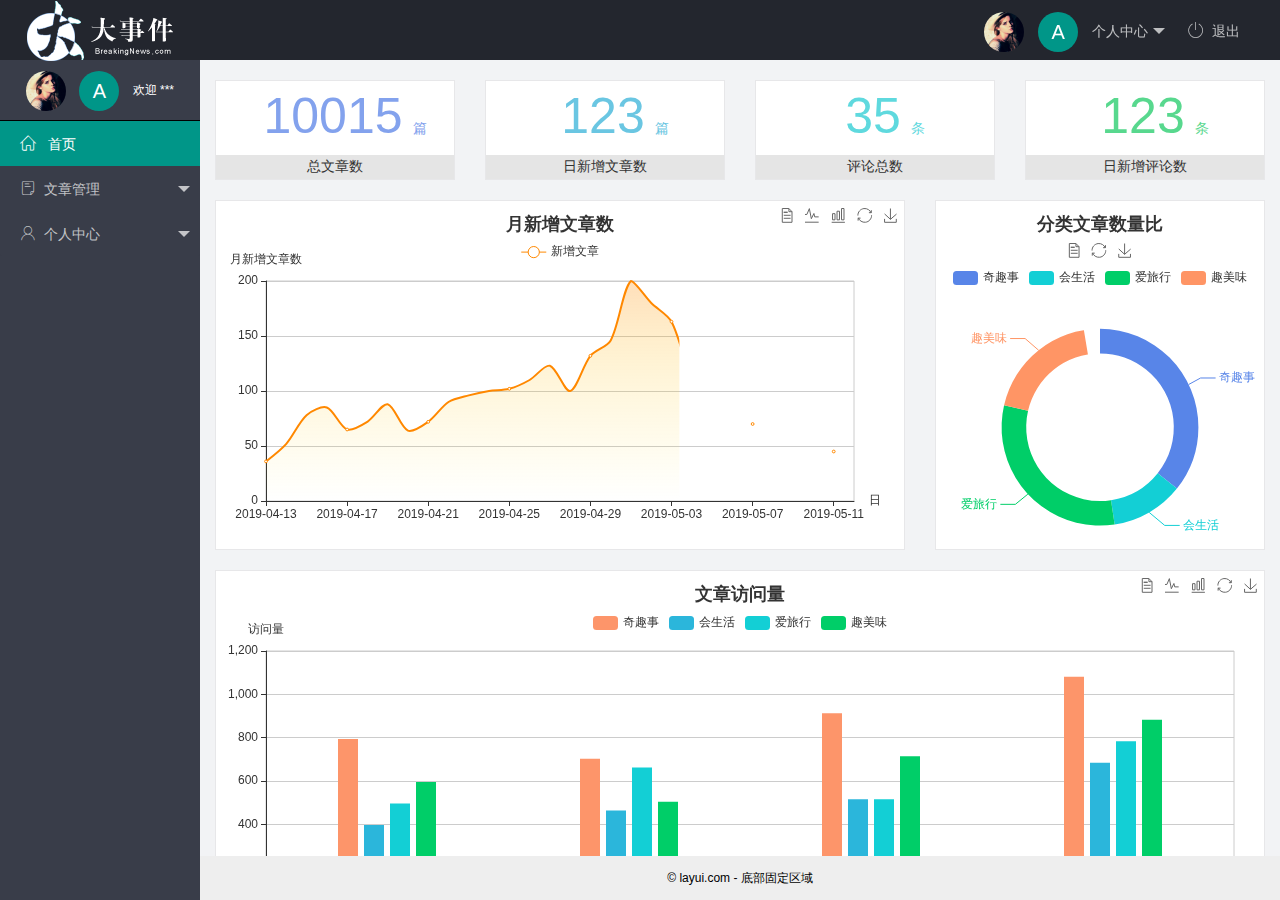
<file: index.html>
<!DOCTYPE html>
<html>

<head>
    <meta charset="utf-8">
    <meta name="viewport" content="width=device-width, initial-scale=1, maximum-scale=1">
    <title>大事件-后台系统</title>
    <!-- 引入 layui.css 文件 -->
    <link rel="stylesheet" href="/assets/lib/layui/css/layui.css">
    <!-- 引入自己的 css -->
    <link rel="stylesheet" href="/assets/css/index.css">
    <!-- 引入字体图标的css -->
    <link rel="stylesheet" href="/assets/fonts/iconfont.css">
</head>

<body class="layui-layout-body">
    <div class="layui-layout layui-layout-admin">
        <div class="layui-header">
            <div class="layui-logo">
                <img src="/assets/images/logo.png" alt="">
            </div>
            <ul class="layui-nav layui-layout-right">
                <li class="layui-nav-item">
                    <!-- 顶部头像区域 ***** -->
                    <a href="javascript:;" class="userinfo">
                        <img src="/assets/images/sample.jpg" class="layui-nav-img">
                        <span class="user-avatar">A</span> 个人中心
                    </a>
                    <dl class="layui-nav-child">
                        <dd><a href="/user/user_info.html" target="fm">基本资料</a></dd>
                        <dd>
                            <a href="/user/user_avatar.html" target="fm">更换头像</a>
                        </dd>
                        <dd>
                            <a href="/user/user_pwd.html" target="fm">重置密码</a>
                        </dd>
                    </dl>
                </li>
                <li class="layui-nav-item">
                    <a href="javascript:;" id="btnLogout">
                        <span class="iconfont icon-tuichu"></span>退出</a>
                </li>
            </ul>
        </div>
        <div class="layui-side layui-bg-black">
            <div class="layui-side-scroll">
                <!-- 左侧导航区域（可配合layui已有的垂直导航） -->
                <!-- ***左侧头像区域*** -->
                <div class="userinfo">
                    <img src="/assets/images/sample.jpg" alt="" class="layui-nav-img">
                    <span class="user-avatar">A</span>
                    <span id="welcome">欢迎 ***</span>
                </div>
                <ul class="layui-nav layui-nav-tree" lay-shrink="all">
                    <li class="layui-nav-item layui-this">
                        <a href="/home/dashboard.html" target="fm">
                            <span class="iconfont icon-home"></span> 首页</a>
                    </li>
                    <li class="layui-nav-item">
                        <a class="" href="javascript:;">
                            <span class="iconfont icon-16"></span>文章管理</a>
                        <dl class="layui-nav-child">
                            <dd>
                                <a href="/article/art_cate.html" target="fm"><i class="layui-icon layui-icon-app"></i> 文章类别</a>
                            </dd>
                            <dd>
                                <a id="art_list" href="/article/art_list.html" target="fm"><i class="layui-icon layui-icon-app"></i>文章列表</a>
                            </dd>
                            <dd>
                                <a href="/article/art_pub.html" target="fm"> <i class="layui-icon layui-icon-app"></i>发布文章</a>
                            </dd>
                        </dl>
                    </li>
                    <li class="layui-nav-item">
                        <a href="javascript:;">
                            <span class="iconfont icon-user"></span>个人中心</a>
                        <dl class="layui-nav-child">
                            <dd>
                                <a href="/user/user_info.html" target="fm"> <i class="layui-icon layui-icon-app"></i>基本资料</a>
                            </dd>
                            <dd>
                                <a href="/user/user_avatar.html" target="fm"> <i class="layui-icon layui-icon-app"></i>更换头像</a>
                            </dd>
                            <dd>
                                <a href="/user/user_pwd.html" target="fm"> <i class="layui-icon layui-icon-app"></i>重置密码</a>
                            </dd>
                        </dl>
                    </li>
                </ul>
            </div>
        </div>

        <div class="layui-body">
            <!-- 内容主体区域 -->
            <iframe name="fm" src="/home/dashboard.html" frameborder="0"></iframe>
        </div>

        <div class="layui-footer">
            <!-- 底部固定区域 -->
            © layui.com - 底部固定区域
        </div>
    </div>
    <!-- 引入 layui.all.js 文件 -->
    <script src="/assets/lib/layui/layui.all.js"></script>
    <!-- 引入jQuery -->
    <script src="/assets/lib/jquery.js"></script>
    <!-- 引入自己封装的baseAPI.js -->
    <script src="/assets/js/baseAPI.js"></script>
    <!-- 引入自己的js文件 -->
    <script src="/assets/js/index.js"></script>

</body>

</html>
</file>
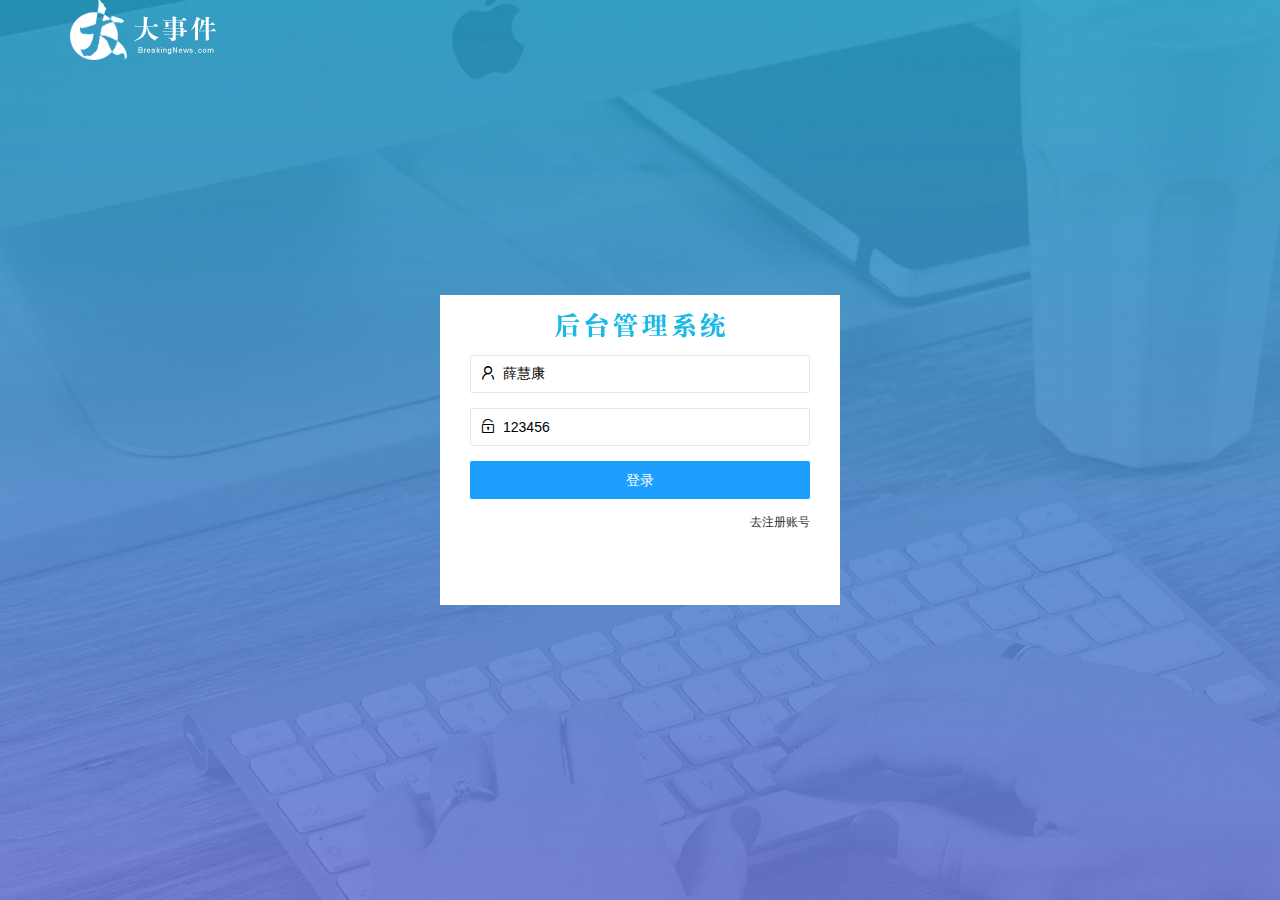
<file: login.html>
<!DOCTYPE html>
<html lang="en">

<head>
    <meta charset="UTF-8">
    <meta name="viewport" content="width=device-width, initial-scale=1.0">
    <title>大事件-登录/注册</title>
    <!-- 引入 layui 的样式 -->
    <link rel="stylesheet" href="/assets/lib/layui/css/layui.css">
    <!-- 引入自己的 css 样式 -->
    <link rel="stylesheet" href="/assets/css/login.css">
    <!-- 图标 -->
    <link rel="stylesheet" href="favicon.ico" />
</head>

<body>
    <!-- 顶部 logo -->
    <div class="layui-main">
        <img src="/assets/images/logo.png" alt="">
    </div>

    <!-- 注册和登录区域 -->
    <div class="loginAndRegBox">
        <!-- 注册和登录标题图片 -->
        <div class="title-box"></div>
        <!-- 登录按钮 -->
        <div class="login-box">
            <form class="layui-form" id="form_login">
                <!-- 用户名 -->
                <div class="layui-form-item">
                    <i class="layui-icon layui-icon-username"></i>
                    <input value="薛慧康" type="text" name="username" required lay-verify="required" placeholder="请输入用户名" autocomplete="off" class="layui-input">
                </div>
                <!-- 密码 -->
                <div class="layui-form-item">
                    <i class="layui-icon layui-icon-password"></i>
                    <input value="123456" type="text" name="password" required lay-verify="required|pwd" placeholder="请输入密码" autocomplete="off" class="layui-input">
                </div>
                <!-- 登录按钮 -->
                <div class="layui-form-item">
                    <button class="layui-btn layui-btn-fluid  layui-btn-normal" lay-submit>登录</button>
                </div>
                <!-- a链接 -->
                <div class="layui-form-item links">
                    <a id="link_reg" href="javascript:;">去注册账号</a>
                </div>
            </form>
        </div>
        <!-- 注册按钮 -->
        <div class="reg-box" style="display: none;">
            <!-- 注册表单 -->
            <form class="layui-form" id="form_reg">
                <!-- 用户名 -->
                <div class="layui-form-item">
                    <i class="layui-icon layui-icon-username"></i>
                    <input type="text" name="username" required lay-verify="required" placeholder="请输入用户名" autocomplete="off" class="layui-input">
                </div>
                <!-- 密码 -->
                <div class="layui-form-item">
                    <i class="layui-icon layui-icon-password"></i>
                    <input type="text" name="password" required lay-verify="required|pwd" placeholder="请输入密码" autocomplete="off" class="layui-input">
                </div>
                <!-- 密码确认 -->
                <div class="layui-form-item">
                    <i class="layui-icon layui-icon-password"></i>
                    <input type="text" name="repassword" required lay-verify="required|pwd|repwd" placeholder="再次输入密码" autocomplete="off" class="layui-input">
                </div>
                <!-- 注册按钮 -->
                <div class="layui-form-item">
                    <button class="layui-btn layui-btn-fluid layui-btn-normal" lay-submit>注册</button>
                </div>
                <!-- a -->
                <div class="layui-form-item links">
                    <a id="link_login" href="javascript:;">去登录</a>
                </div>
            </form>
        </div>
    </div>
    <!-- 1.引入layui.js，因为这个文件中没有使用window.onload，所以要求全部写到最低端！！！ -->
    <script src="/assets/lib/layui/layui.all.js"></script>
    <!-- 2.引入jquery -->
    <script src="/assets/lib/jquery.js"></script>
    <!-- 3.引入baseAPI.js，在jQuery之后，自己的js之前 -->
    <script src="/assets/js/baseAPI.js"></script>
    <!-- 4.引入自己的login.js -->
    <script src="/assets/js/login.js"></script>
</body>

</html>
</file>
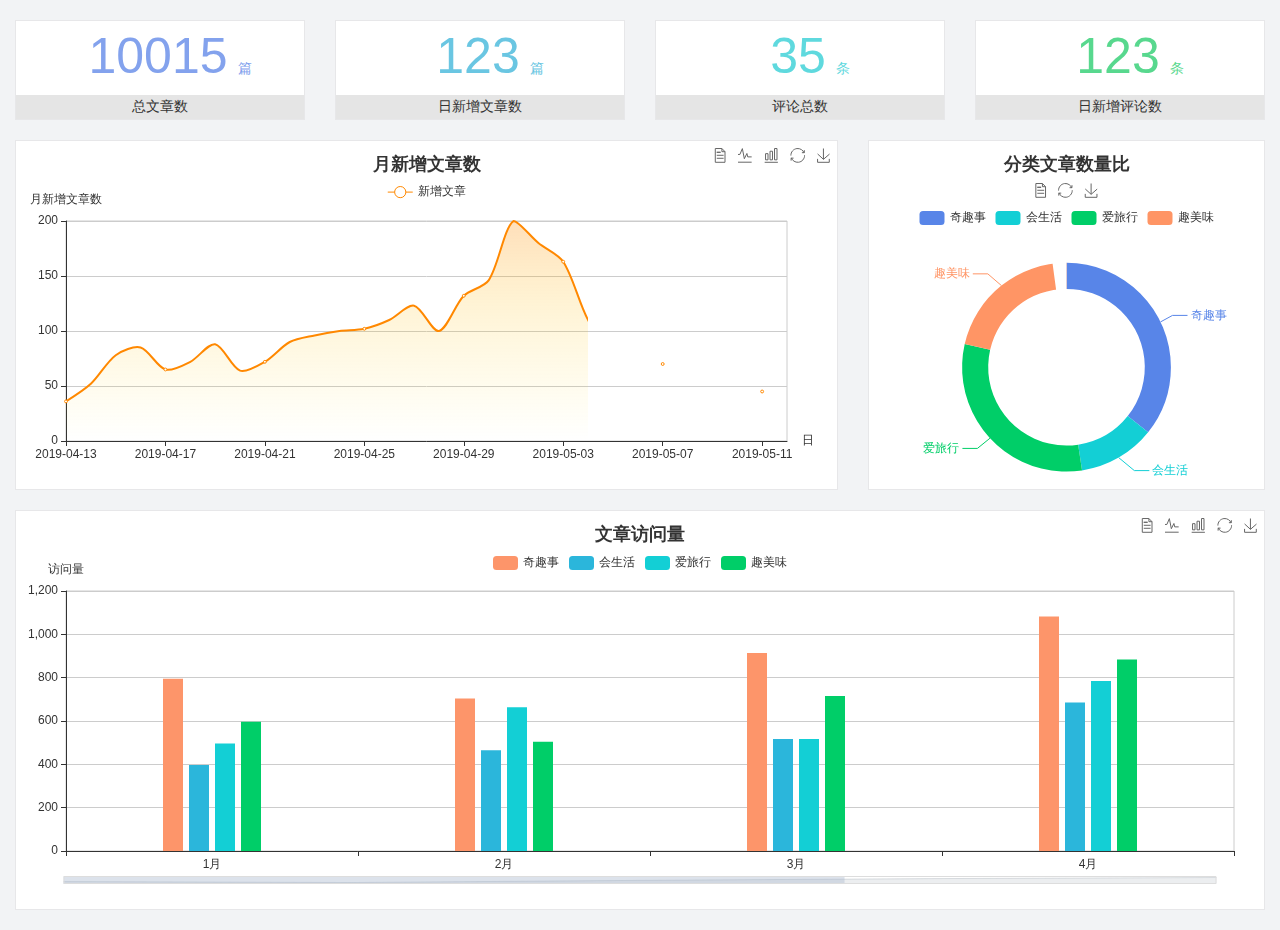
<file: home/dashboard.html>
<!DOCTYPE html>
<html lang="en">

<head>
  <meta charset="UTF-8">
  <meta name="viewport" content="width=device-width, initial-scale=1.0">
  <meta http-equiv="X-UA-Compatible" content="ie=edge">
  <title>图表统计</title>
  <link rel="stylesheet" href="../assets/lib/bootstrap.css" />
  <link rel="stylesheet" href="../assets/lib/main.css" />
  <script src="../assets/lib/jquery.js"></script>
  <script type="text/javascript" src="../assets/lib/echarts.min.js"></script>
</head>

<body>
  <div class="container-fluid">
    <div class="row spannel_list">
      <div class="col-sm-3 col-xs-6">
        <div class="spannel">
          <em>10015</em><span>篇</span>
          <b>总文章数</b>
        </div>
      </div>
      <div class="col-sm-3 col-xs-6">
        <div class="spannel scolor01">
          <em>123</em><span>篇</span>
          <b>日新增文章数</b>
        </div>
      </div>
      <div class="col-sm-3 col-xs-6">
        <div class="spannel scolor02">
          <em>35</em><span>条</span>
          <b>评论总数</b>
        </div>
      </div>
      <div class="col-sm-3 col-xs-6">
        <div class="spannel scolor03">
          <em>123</em><span>条</span>
          <b>日新增评论数</b>
        </div>
      </div>
    </div>
  </div>

  <div class="container-fluid">
    <div class="row curve-pie">
      <div class="col-lg-8 col-md-8">
        <div class="gragh_pannel" id="curve_show"></div>
      </div>
      <div class="col-lg-4 col-md-4">
        <div class="gragh_pannel" id="pie_show"></div>
      </div>
    </div>
  </div>

  <div class="container-fluid">
    <div class="column_pannel" id="column_show"></div>
  </div>

  <script>
    var oChart = echarts.init(document.getElementById('curve_show'));
    var aList_all = [
      { 'count': 36, 'date': '2019-04-13' },
      { 'count': 52, 'date': '2019-04-14' },
      { 'count': 78, 'date': '2019-04-15' },
      { 'count': 85, 'date': '2019-04-16' },
      { 'count': 65, 'date': '2019-04-17' },
      { 'count': 72, 'date': '2019-04-18' },
      { 'count': 88, 'date': '2019-04-19' },
      { 'count': 64, 'date': '2019-04-20' },
      { 'count': 72, 'date': '2019-04-21' },
      { 'count': 90, 'date': '2019-04-22' },
      { 'count': 96, 'date': '2019-04-23' },
      { 'count': 100, 'date': '2019-04-24' },
      { 'count': 102, 'date': '2019-04-25' },
      { 'count': 110, 'date': '2019-04-26' },
      { 'count': 123, 'date': '2019-04-27' },
      { 'count': 100, 'date': '2019-04-28' },
      { 'count': 132, 'date': '2019-04-29' },
      { 'count': 146, 'date': '2019-04-30' },
      { 'count': 200, 'date': '2019-05-01' },
      { 'count': 180, 'date': '2019-05-02' },
      { 'count': 163, 'date': '2019-05-03' },
      { 'count': 110, 'date': '2019-05-04' },
      { 'count': 80, 'date': '2019-05-05' },
      { 'count': 82, 'date': '2019-05-06' },
      { 'count': 70, 'date': '2019-05-07' },
      { 'count': 65, 'date': '2019-05-08' },
      { 'count': 54, 'date': '2019-05-09' },
      { 'count': 40, 'date': '2019-05-10' },
      { 'count': 45, 'date': '2019-05-11' },
      { 'count': 38, 'date': '2019-05-12' },
    ];

    let aCount = [];
    let aDate = [];

    for (var i = 0; i < aList_all.length; i++) {
      aCount.push(aList_all[i].count);
      aDate.push(aList_all[i].date);
    }

    var chartopt = {
      title: {
        text: '月新增文章数',
        left: 'center',
        top: '10'
      },
      tooltip: {
        trigger: 'axis'
      },
      legend: {
        data: ['新增文章'],
        top: '40'
      },
      toolbox: {
        show: true,
        feature: {
          mark: { show: true },
          dataView: { show: true, readOnly: false },
          magicType: { show: true, type: ['line', 'bar'] },
          restore: { show: true },
          saveAsImage: { show: true }
        }
      },
      calculable: true,
      xAxis: [
        {
          name: '日',
          type: 'category',
          boundaryGap: false,
          data: aDate
        }
      ],
      yAxis: [
        {
          name: '月新增文章数',
          type: 'value'
        }
      ],
      series: [
        {
          name: '新增文章',
          type: 'line',
          smooth: true,
          itemStyle: { normal: { areaStyle: { type: 'default' }, color: '#f80' }, lineStyle: { color: '#f80' } },
          data: aCount
        }],
      areaStyle: {
        normal: {
          color: new echarts.graphic.LinearGradient(0, 0, 0, 1, [{
            offset: 0,
            color: 'rgba(255,136,0,0.39)'
          }, {
            offset: .34,
            color: 'rgba(255,180,0,0.25)'
          }, {
            offset: 1,
            color: 'rgba(255,222,0,0.00)'
          }])

        }
      },
      grid: {
        show: true,
        x: 50,
        x2: 50,
        y: 80,
        height: 220
      }
    };

    oChart.setOption(chartopt);


    var oPie = echarts.init(document.getElementById('pie_show'));
    var oPieopt =
    {
      title: {
        top: 10,
        text: '分类文章数量比',
        x: 'center'
      },
      tooltip: {
        trigger: 'item',
        formatter: "{a} <br/>{b} : {c} ({d}%)"
      },
      color: ['#5885e8', '#13cfd5', '#00ce68', '#ff9565'],
      legend: {
        x: 'center',
        top: 65,
        data: ['奇趣事', '会生活', '爱旅行', '趣美味']
      },
      toolbox: {
        show: true,
        x: 'center',
        top: 35,
        feature: {
          mark: { show: true },
          dataView: { show: true, readOnly: false },
          magicType: {
            show: true,
            type: ['pie', 'funnel'],
            option: {
              funnel: {
                x: '25%',
                width: '50%',
                funnelAlign: 'left',
                max: 1548
              }
            }
          },
          restore: { show: true },
          saveAsImage: { show: true }
        }
      },
      calculable: true,
      series: [
        {
          name: '访问来源',
          type: 'pie',
          radius: ['45%', '60%'],
          center: ['50%', '65%'],
          data: [
            { value: 300, name: '奇趣事' },
            { value: 100, name: '会生活' },
            { value: 260, name: '爱旅行' },
            { value: 180, name: '趣美味' }
          ]
        }
      ]
    };
    oPie.setOption(oPieopt);



    var oColumn = this.echarts.init(document.getElementById('column_show'));
    var oColumnopt =
    {
      title: {
        text: '文章访问量',
        left: 'center',
        top: '10'
      },
      tooltip: {
        trigger: 'axis'
      },
      legend: {
        data: ['奇趣事', '会生活', '爱旅行', '趣美味'],
        top: '40'
      },
      toolbox: {
        show: true,
        feature: {
          mark: { show: true },
          dataView: { show: true, readOnly: false },
          magicType: { show: true, type: ['line', 'bar'] },
          restore: { show: true },
          saveAsImage: { show: true }
        }
      },
      calculable: true,
      xAxis: [
        {
          type: 'category',
          data: ['1月', '2月', '3月', '4月', '5月']
        }
      ],
      yAxis: [
        {
          name: '访问量',
          type: 'value'
        }
      ],
      series: [
        {
          name: '奇趣事',
          type: 'bar',
          barWidth: 20,
          itemStyle: {
            normal: { areaStyle: { type: 'default' }, color: '#fd956a' }
          },
          data: [800, 708, 920, 1090, 1200]
        },
        {
          name: '会生活',
          type: 'bar',
          barWidth: 20,
          itemStyle: {
            normal: { areaStyle: { type: 'default' }, color: '#2bb6db' }
          },
          data: [400, 468, 520, 690, 800]
        },
        {
          name: '爱旅行',
          type: 'bar',
          barWidth: 20,
          itemStyle: {
            normal: { areaStyle: { type: 'default' }, color: '#13cfd5' }
          },
          data: [500, 668, 520, 790, 900]
        },
        {
          name: '趣美味',
          type: 'bar',
          barWidth: 20,
          itemStyle: {
            normal: { areaStyle: { type: 'default' }, color: '#00ce68' }
          },
          data: [600, 508, 720, 890, 1000]
        }
      ],
      grid: {
        show: true,
        x: 50,
        x2: 30,
        y: 80,
        height: 260
      },
      dataZoom: [//给x轴设置滚动条
        {
          start: 0,//默认为0
          end: 100 - 1000 / 31,//默认为100
          type: 'slider',
          show: true,
          xAxisIndex: [0],
          handleSize: 0,//滑动条的 左右2个滑动条的大小
          height: 8,//组件高度
          left: 45, //左边的距离
          right: 50,//右边的距离
          bottom: 26,//右边的距离
          handleColor: '#ddd',//h滑动图标的颜色
          handleStyle: {
            borderColor: "#cacaca",
            borderWidth: "1",
            shadowBlur: 2,
            background: "#ddd",
            shadowColor: "#ddd",
          }
        }]
    };
    oColumn.setOption(oColumnopt);
  </script>
</body>

</html>
</file>
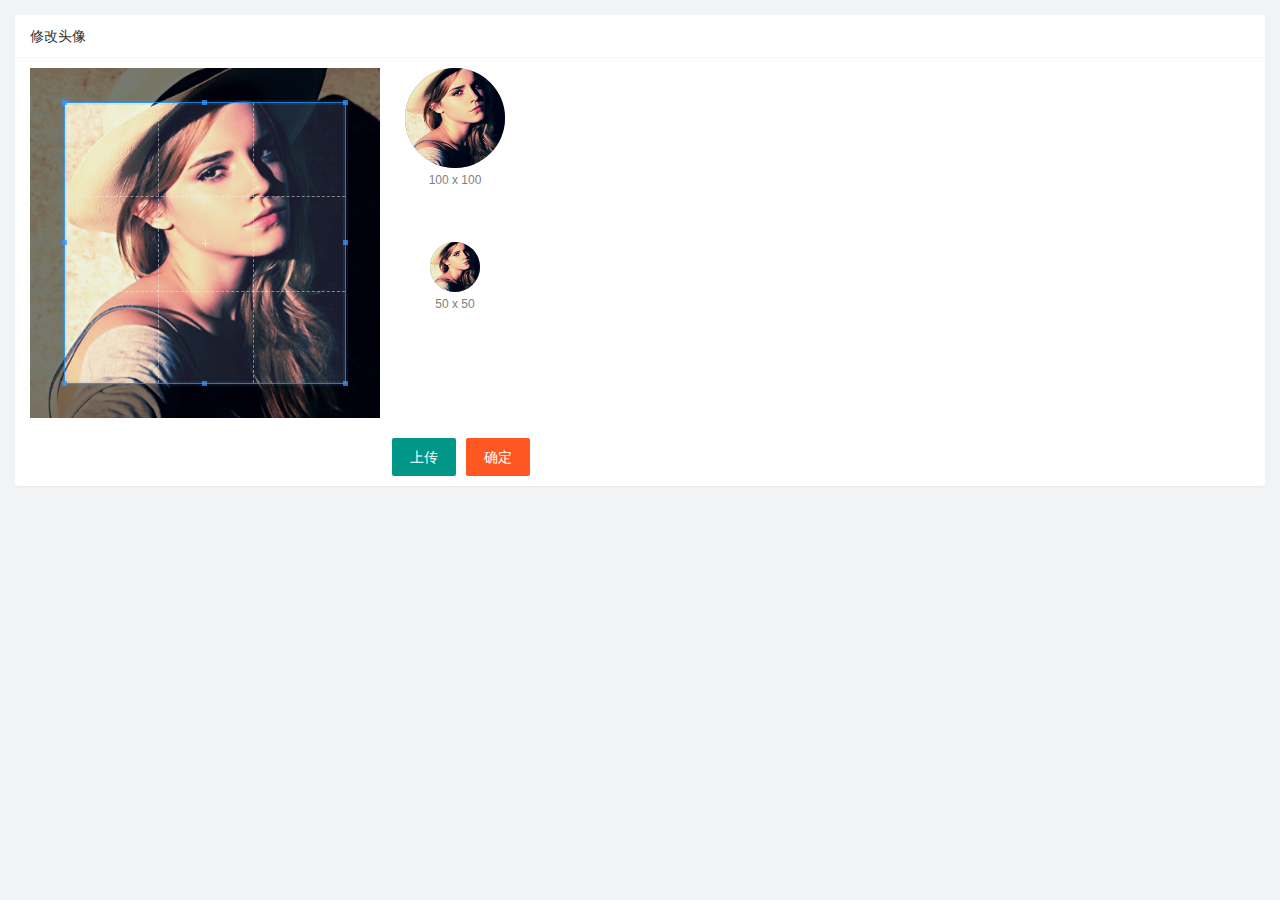
<file: user/user_avatar.html>
<!DOCTYPE html>
<html lang="en">

<head>
    <meta charset="UTF-8">
    <meta name="viewport" content="width=device-width, initial-scale=1.0">
    <title>Document</title>
    <!-- layui -->
    <link rel="stylesheet" href="/assets/lib/layui/css/layui.css">
    <!-- 引入cropper -->
    <link rel="stylesheet" href="/assets/lib/cropper/cropper.css">
    <!-- 自己的css -->
    <link rel="stylesheet" href="/assets/css/user/user_avatar.css">
</head>

<body>
    <!-- 卡片区域 -->
    <div class="layui-card">
        <div class="layui-card-header">修改头像</div>
        <div class="layui-card-body">
            <!-- 第一行的图片裁剪和预览区域 -->
            <div class="row1">
                <!-- 图片裁剪区域 -->
                <div class="cropper-box">
                    <!-- 这个 img 标签很重要，将来会把它初始化为裁剪区域 -->
                    <img id="image" src="/assets/images/sample.jpg" />
                </div>
                <!-- 图片的预览区域 -->
                <div class="preview-box">
                    <div>
                        <!-- 宽高为 100px 的预览区域 -->
                        <div class="img-preview w100"></div>
                        <p class="size">100 x 100</p>
                    </div>
                    <div>
                        <!-- 宽高为 50px 的预览区域 -->
                        <div class="img-preview w50"></div>
                        <p class="size">50 x 50</p>
                    </div>
                </div>
            </div>

            <!-- 第二行的按钮区域 -->
            <div class="row2">
                <!-- sccept选择文件类型 -->
                <input type="file" name="" id="file" accept="image/png,image/jpeg" style="display: none;">
                <button id="btnChooseImage" type="button" class="layui-btn">上传</button>
                <button id="btnUpload" type="button" class="layui-btn layui-btn-danger">确定</button>
            </div>
        </div>
    </div>
    <!-- 引入layui.all.js -->
    <script src="/assets/lib/layui/layui.all.js"></script>
    <!-- 引入jQuery -->
    <script src="/assets/lib/jquery.js"></script>
    <!-- 引入cropper -->
    <script src="/assets/lib/cropper/Cropper.js"></script>
    <script src="/assets/lib/cropper/jquery-cropper.js"></script>
    <script src="/assets/js/baseAPI.js"></script>
    <!-- 自己的js -->
    <script src="/assets/js/user/user_avatar.js"></script>
</body>

</html>
</file>
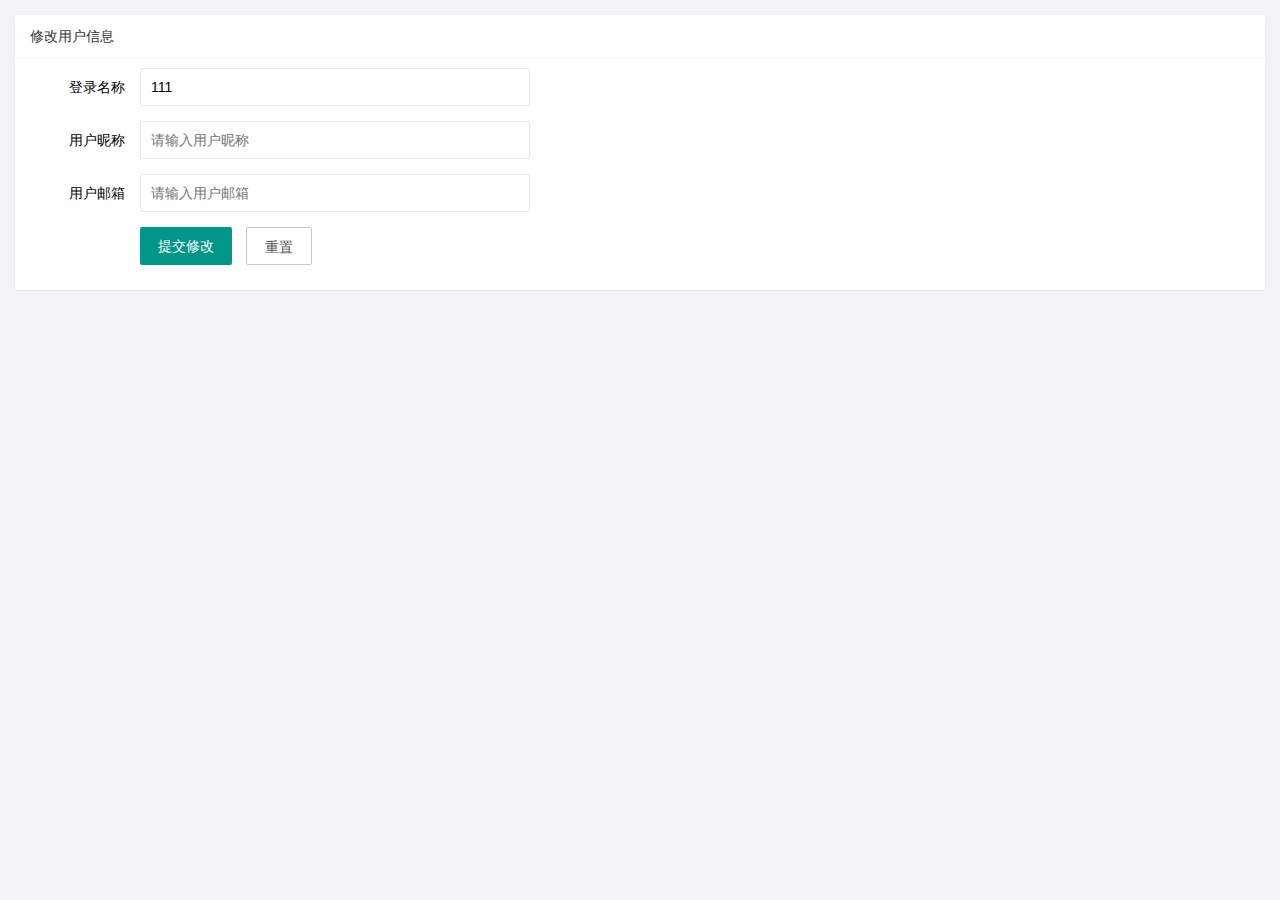
<file: user/user_info.html>
<!DOCTYPE html>
<html lang="en">

<head>
    <meta charset="UTF-8">
    <meta name="viewport" content="width=device-width, initial-scale=1.0">
    <title>Document</title>
    <!-- 引入layui.css 文件 -->
    <link rel="stylesheet" href="/assets/lib/layui/css/layui.css">
    <!-- 引入自己的css -->
    <link rel="stylesheet" href="/assets/css/user/user_info.css">
</head>

<body>
    <div class="layui-card">
        <div class="layui-card-header">修改用户信息</div>
        <div class="layui-card-body">
            <!-- form 表单 -->
            <form class="layui-form" lay-filter="formUserInfo">
                <!-- 隐藏域保存id -->
                <input type="hidden" name="id">
                <!-- 用户名 -->
                <div class="layui-form-item">
                    <label class="layui-form-label">登录名称</label>
                    <div class="layui-input-block">
                        <input value="111" type="text" name="username" readonly required lay-verify="required" placeholder="请输入登录名称" autocomplete="off" class="layui-input">
                    </div>
                </div>
                <!-- 昵称 -->
                <div class="layui-form-item">
                    <label class="layui-form-label">用户昵称</label>
                    <div class="layui-input-block">
                        <input type="text" name="nickname" required lay-verify="required|nickname" placeholder="请输入用户昵称" autocomplete="off" class="layui-input">
                    </div>
                </div>
                <!-- 邮箱 -->
                <div class="layui-form-item">
                    <label class="layui-form-label">用户邮箱</label>
                    <div class="layui-input-block">
                        <input type="text" name="email" required lay-verify="required|email" placeholder="请输入用户邮箱" autocomplete="off" class="layui-input">
                    </div>
                </div>
                <!-- 按钮 -->
                <div class="layui-form-item">
                    <div class="layui-input-block">
                        <button class="layui-btn" lay-submit lay-filter="formDemo">提交修改</button>
                        <button id="btnReset" type="reset" class="layui-btn layui-btn-primary">重置</button>
                    </div>
                </div>
            </form>
        </div>
    </div>
    <!-- 引入 layui.all.js 文件 -->
    <script src="/assets/lib/layui/layui.all.js"></script>
    <!-- 引入jQuery -->
    <script src="/assets/lib/jquery.js"></script>
    <!-- 引入自己封装的baseAPI.js -->
    <script src="/assets/js/baseAPI.js"></script>
    <!-- 引入自己的js文件 -->
    <script src="/assets/js/user/user_info.js"></script>
</body>

</html>
</file>
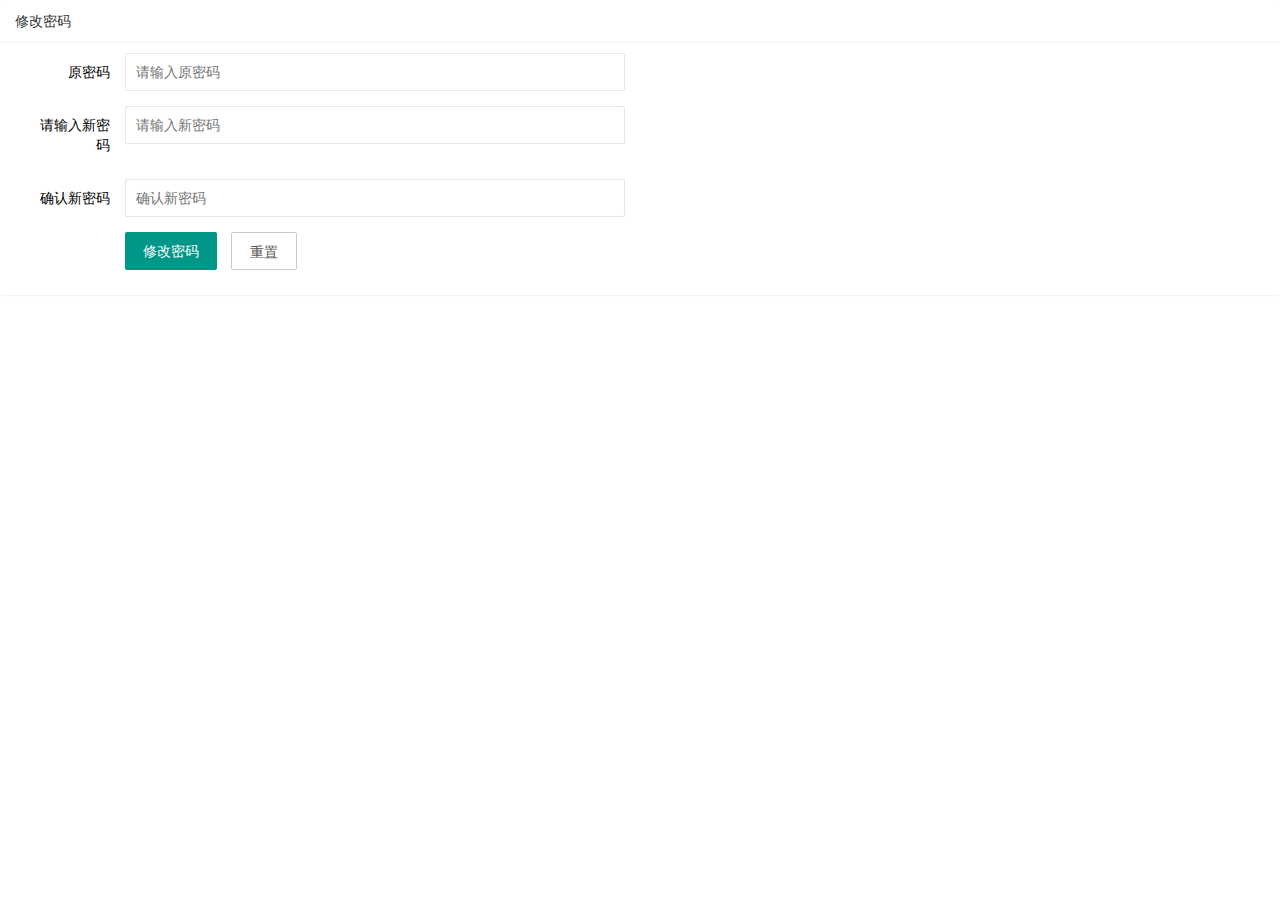
<file: user/user_pwd.html>
<!DOCTYPE html>
<html lang="en">

<head>
    <meta charset="UTF-8">
    <meta name="viewport" content="width=device-width, initial-scale=1.0">
    <title>Document</title>
    <!-- 引入layui 的样式 -->
    <link rel="stylesheet" href="/assets/lib/layui/css/layui.css">
    <!--  -->
    <link rel="stylesheet" href="/assets/css/user/user_pwd.css">
</head>

<body>
    <div class="layui-card">
        <div class="layui-card-header">修改密码</div>
        <div class="layui-card-body">
            <!-- form表单 -->
            <form class="layui-form">
                <!-- 原密码 -->
                <div class="layui-form-item">
                    <label class="layui-form-label">原密码</label>
                    <div class="layui-input-block">
                        <input type="text" name="oldPwd" required lay-verify="required|pwd" placeholder="请输入原密码" autocomplete="off" class="layui-input">
                    </div>
                </div>
                <!-- 请输入新密码 -->
                <div class="layui-form-item">
                    <label class="layui-form-label">请输入新密码</label>
                    <div class="layui-input-block">
                        <input type="text" name="newPwd" required lay-verify="required|pwd|samePwd" placeholder="请输入新密码" autocomplete="off" class="layui-input">
                    </div>
                </div>
                <!-- 确认新密码 -->
                <div class="layui-form-item">
                    <label class="layui-form-label">确认新密码</label>
                    <div class="layui-input-block">
                        <input type="text" name="rePwd" required lay-verify="required|pwd|rePwd" placeholder="确认新密码" autocomplete="off" class="layui-input">
                    </div>
                </div>
                <!-- 修改密码 -->
                <div class="layui-form-item">
                    <div class="layui-input-block">
                        <button class="layui-btn" lay-submit lay-filter="formDemo">修改密码</button>
                        <button id="btnReset" type="reset" class="layui-btn layui-btn-primary">重置</button>
                    </div>
                </div>
            </form>
        </div>
    </div>

    <!-- 1.引入layui.all.js -->
    <script src="/assets/lib/layui/layui.all.js"></script>
    <!-- 2.引入jQuery.js -->
    <script src="/assets/lib/jquery.js"></script>
    <!-- 3.引入 baseAPI.js -->
    <script src="/assets/js/baseAPI.js"></script>
    <!-- 4.引入 自己的 js -->
    <script src="/assets/js/user/user_pwd.js"></script>
</body>

</html>
</file>
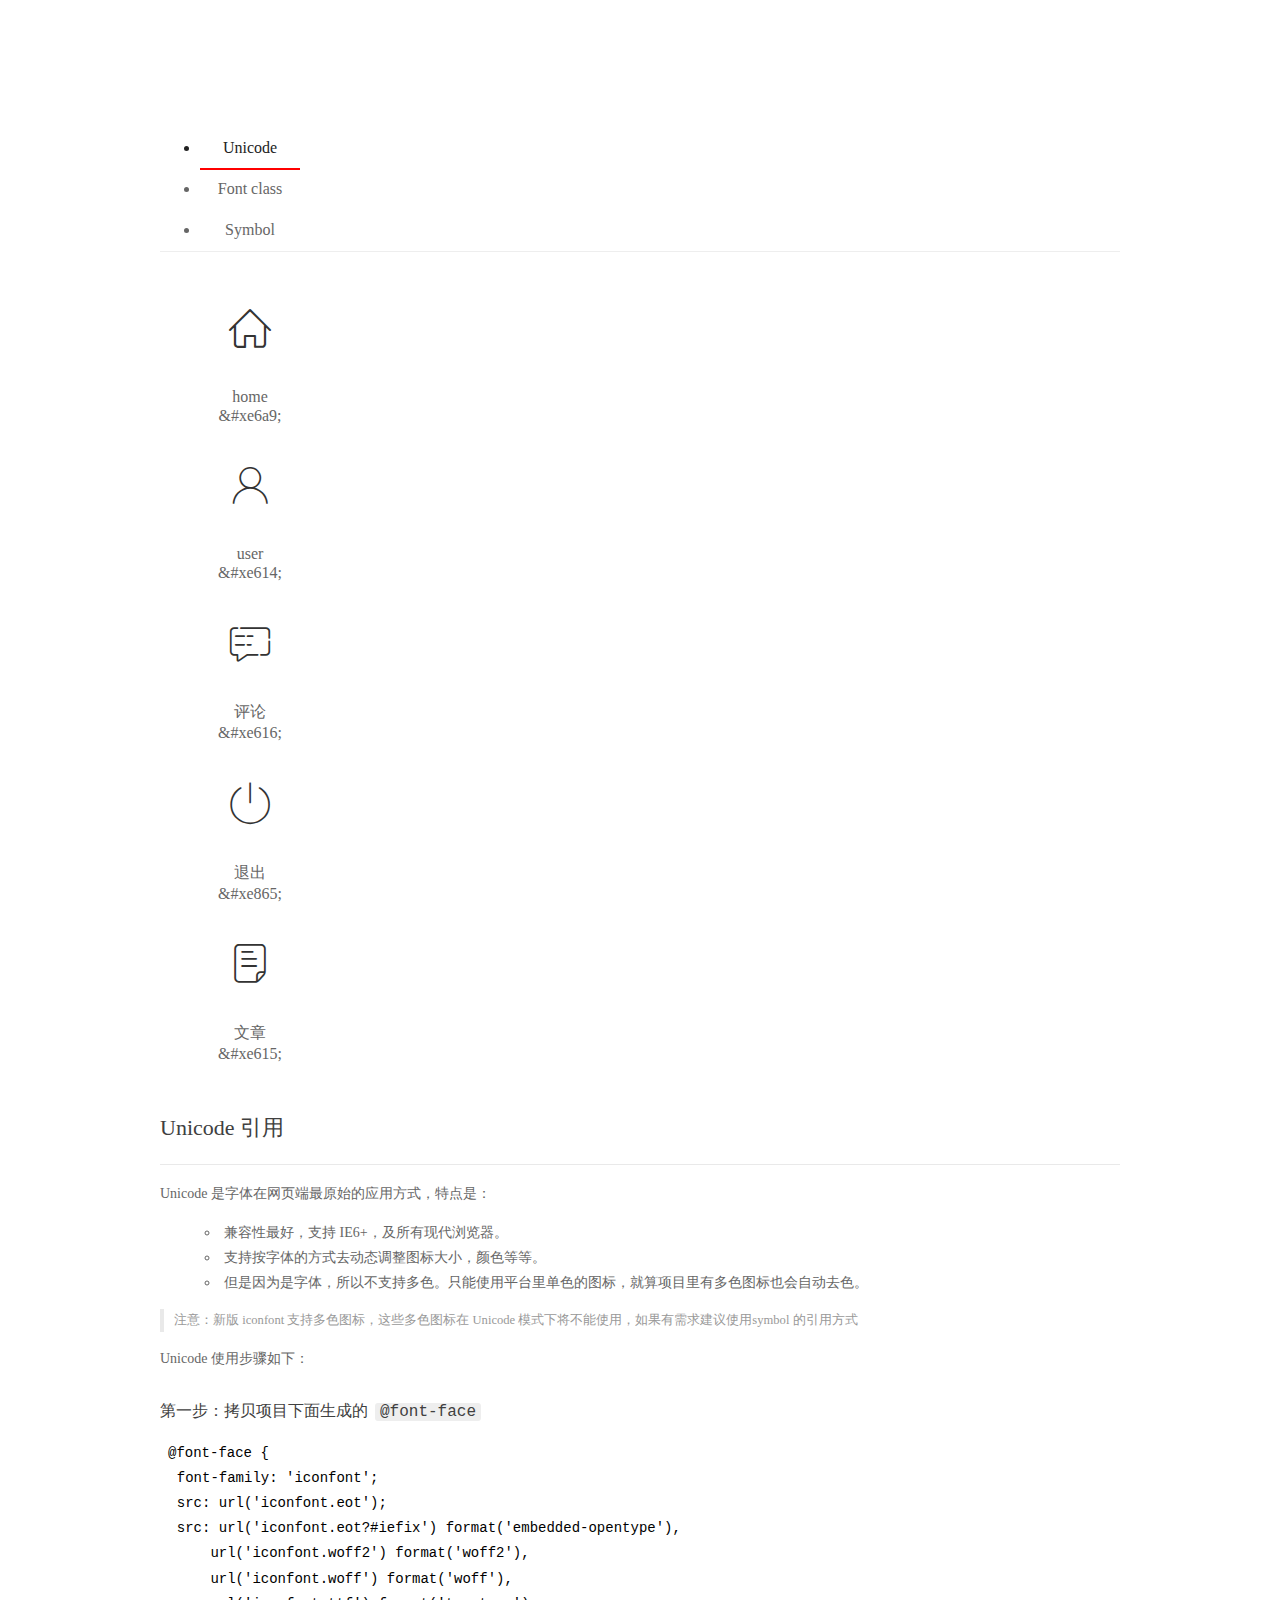
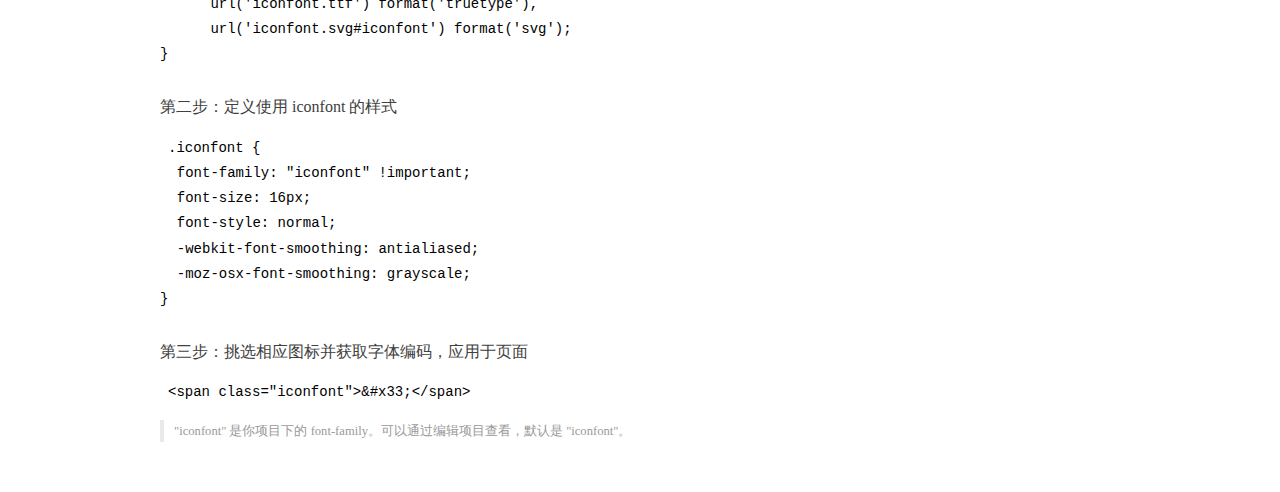
<file: assets/fonts/demo_index.html>
<!DOCTYPE html>
<html>
<head>
  <meta charset="utf-8"/>
  <title>IconFont Demo</title>
  <link rel="shortcut icon" href="https://gtms04.alicdn.com/tps/i4/TB1_oz6GVXXXXaFXpXXJDFnIXXX-64-64.ico" type="image/x-icon"/>
  <link rel="stylesheet" href="https://g.alicdn.com/thx/cube/1.3.2/cube.min.css">
  <link rel="stylesheet" href="demo.css">
  <link rel="stylesheet" href="iconfont.css">
  <script src="iconfont.js"></script>
  <!-- jQuery -->
  <script src="https://a1.alicdn.com/oss/uploads/2018/12/26/7bfddb60-08e8-11e9-9b04-53e73bb6408b.js"></script>
  <!-- 代码高亮 -->
  <script src="https://a1.alicdn.com/oss/uploads/2018/12/26/a3f714d0-08e6-11e9-8a15-ebf944d7534c.js"></script>
</head>
<body>
  <div class="main">
    <h1 class="logo"><a href="https://www.iconfont.cn/" title="iconfont 首页" target="_blank">&#xe86b;</a></h1>
    <div class="nav-tabs">
      <ul id="tabs" class="dib-box">
        <li class="dib active"><span>Unicode</span></li>
        <li class="dib"><span>Font class</span></li>
        <li class="dib"><span>Symbol</span></li>
      </ul>
      
    </div>
    <div class="tab-container">
      <div class="content unicode" style="display: block;">
          <ul class="icon_lists dib-box">
          
            <li class="dib">
              <span class="icon iconfont">&#xe6a9;</span>
                <div class="name">home</div>
                <div class="code-name">&amp;#xe6a9;</div>
              </li>
          
            <li class="dib">
              <span class="icon iconfont">&#xe614;</span>
                <div class="name">user</div>
                <div class="code-name">&amp;#xe614;</div>
              </li>
          
            <li class="dib">
              <span class="icon iconfont">&#xe616;</span>
                <div class="name">评论</div>
                <div class="code-name">&amp;#xe616;</div>
              </li>
          
            <li class="dib">
              <span class="icon iconfont">&#xe865;</span>
                <div class="name">退出</div>
                <div class="code-name">&amp;#xe865;</div>
              </li>
          
            <li class="dib">
              <span class="icon iconfont">&#xe615;</span>
                <div class="name">文章</div>
                <div class="code-name">&amp;#xe615;</div>
              </li>
          
          </ul>
          <div class="article markdown">
          <h2 id="unicode-">Unicode 引用</h2>
          <hr>

          <p>Unicode 是字体在网页端最原始的应用方式，特点是：</p>
          <ul>
            <li>兼容性最好，支持 IE6+，及所有现代浏览器。</li>
            <li>支持按字体的方式去动态调整图标大小，颜色等等。</li>
            <li>但是因为是字体，所以不支持多色。只能使用平台里单色的图标，就算项目里有多色图标也会自动去色。</li>
          </ul>
          <blockquote>
            <p>注意：新版 iconfont 支持多色图标，这些多色图标在 Unicode 模式下将不能使用，如果有需求建议使用symbol 的引用方式</p>
          </blockquote>
          <p>Unicode 使用步骤如下：</p>
          <h3 id="-font-face">第一步：拷贝项目下面生成的 <code>@font-face</code></h3>
<pre><code class="language-css"
>@font-face {
  font-family: 'iconfont';
  src: url('iconfont.eot');
  src: url('iconfont.eot?#iefix') format('embedded-opentype'),
      url('iconfont.woff2') format('woff2'),
      url('iconfont.woff') format('woff'),
      url('iconfont.ttf') format('truetype'),
      url('iconfont.svg#iconfont') format('svg');
}
</code></pre>
          <h3 id="-iconfont-">第二步：定义使用 iconfont 的样式</h3>
<pre><code class="language-css"
>.iconfont {
  font-family: "iconfont" !important;
  font-size: 16px;
  font-style: normal;
  -webkit-font-smoothing: antialiased;
  -moz-osx-font-smoothing: grayscale;
}
</code></pre>
          <h3 id="-">第三步：挑选相应图标并获取字体编码，应用于页面</h3>
<pre>
<code class="language-html"
>&lt;span class="iconfont"&gt;&amp;#x33;&lt;/span&gt;
</code></pre>
          <blockquote>
            <p>"iconfont" 是你项目下的 font-family。可以通过编辑项目查看，默认是 "iconfont"。</p>
          </blockquote>
          </div>
      </div>
      <div class="content font-class">
        <ul class="icon_lists dib-box">
          
          <li class="dib">
            <span class="icon iconfont icon-home"></span>
            <div class="name">
              home
            </div>
            <div class="code-name">.icon-home
            </div>
          </li>
          
          <li class="dib">
            <span class="icon iconfont icon-user"></span>
            <div class="name">
              user
            </div>
            <div class="code-name">.icon-user
            </div>
          </li>
          
          <li class="dib">
            <span class="icon iconfont icon-pinglun"></span>
            <div class="name">
              评论
            </div>
            <div class="code-name">.icon-pinglun
            </div>
          </li>
          
          <li class="dib">
            <span class="icon iconfont icon-tuichu"></span>
            <div class="name">
              退出
            </div>
            <div class="code-name">.icon-tuichu
            </div>
          </li>
          
          <li class="dib">
            <span class="icon iconfont icon-16"></span>
            <div class="name">
              文章
            </div>
            <div class="code-name">.icon-16
            </div>
          </li>
          
        </ul>
        <div class="article markdown">
        <h2 id="font-class-">font-class 引用</h2>
        <hr>

        <p>font-class 是 Unicode 使用方式的一种变种，主要是解决 Unicode 书写不直观，语意不明确的问题。</p>
        <p>与 Unicode 使用方式相比，具有如下特点：</p>
        <ul>
          <li>兼容性良好，支持 IE8+，及所有现代浏览器。</li>
          <li>相比于 Unicode 语意明确，书写更直观。可以很容易分辨这个 icon 是什么。</li>
          <li>因为使用 class 来定义图标，所以当要替换图标时，只需要修改 class 里面的 Unicode 引用。</li>
          <li>不过因为本质上还是使用的字体，所以多色图标还是不支持的。</li>
        </ul>
        <p>使用步骤如下：</p>
        <h3 id="-fontclass-">第一步：引入项目下面生成的 fontclass 代码：</h3>
<pre><code class="language-html">&lt;link rel="stylesheet" href="./iconfont.css"&gt;
</code></pre>
        <h3 id="-">第二步：挑选相应图标并获取类名，应用于页面：</h3>
<pre><code class="language-html">&lt;span class="iconfont icon-xxx"&gt;&lt;/span&gt;
</code></pre>
        <blockquote>
          <p>"
            iconfont" 是你项目下的 font-family。可以通过编辑项目查看，默认是 "iconfont"。</p>
        </blockquote>
      </div>
      </div>
      <div class="content symbol">
          <ul class="icon_lists dib-box">
          
            <li class="dib">
                <svg class="icon svg-icon" aria-hidden="true">
                  <use xlink:href="#icon-home"></use>
                </svg>
                <div class="name">home</div>
                <div class="code-name">#icon-home</div>
            </li>
          
            <li class="dib">
                <svg class="icon svg-icon" aria-hidden="true">
                  <use xlink:href="#icon-user"></use>
                </svg>
                <div class="name">user</div>
                <div class="code-name">#icon-user</div>
            </li>
          
            <li class="dib">
                <svg class="icon svg-icon" aria-hidden="true">
                  <use xlink:href="#icon-pinglun"></use>
                </svg>
                <div class="name">评论</div>
                <div class="code-name">#icon-pinglun</div>
            </li>
          
            <li class="dib">
                <svg class="icon svg-icon" aria-hidden="true">
                  <use xlink:href="#icon-tuichu"></use>
                </svg>
                <div class="name">退出</div>
                <div class="code-name">#icon-tuichu</div>
            </li>
          
            <li class="dib">
                <svg class="icon svg-icon" aria-hidden="true">
                  <use xlink:href="#icon-16"></use>
                </svg>
                <div class="name">文章</div>
                <div class="code-name">#icon-16</div>
            </li>
          
          </ul>
          <div class="article markdown">
          <h2 id="symbol-">Symbol 引用</h2>
          <hr>

          <p>这是一种全新的使用方式，应该说这才是未来的主流，也是平台目前推荐的用法。相关介绍可以参考这篇<a href="">文章</a>
            这种用法其实是做了一个 SVG 的集合，与另外两种相比具有如下特点：</p>
          <ul>
            <li>支持多色图标了，不再受单色限制。</li>
            <li>通过一些技巧，支持像字体那样，通过 <code>font-size</code>, <code>color</code> 来调整样式。</li>
            <li>兼容性较差，支持 IE9+，及现代浏览器。</li>
            <li>浏览器渲染 SVG 的性能一般，还不如 png。</li>
          </ul>
          <p>使用步骤如下：</p>
          <h3 id="-symbol-">第一步：引入项目下面生成的 symbol 代码：</h3>
<pre><code class="language-html">&lt;script src="./iconfont.js"&gt;&lt;/script&gt;
</code></pre>
          <h3 id="-css-">第二步：加入通用 CSS 代码（引入一次就行）：</h3>
<pre><code class="language-html">&lt;style&gt;
.icon {
  width: 1em;
  height: 1em;
  vertical-align: -0.15em;
  fill: currentColor;
  overflow: hidden;
}
&lt;/style&gt;
</code></pre>
          <h3 id="-">第三步：挑选相应图标并获取类名，应用于页面：</h3>
<pre><code class="language-html">&lt;svg class="icon" aria-hidden="true"&gt;
  &lt;use xlink:href="#icon-xxx"&gt;&lt;/use&gt;
&lt;/svg&gt;
</code></pre>
          </div>
      </div>

    </div>
  </div>
  <script>
  $(document).ready(function () {
      $('.tab-container .content:first').show()

      $('#tabs li').click(function (e) {
        var tabContent = $('.tab-container .content')
        var index = $(this).index()

        if ($(this).hasClass('active')) {
          return
        } else {
          $('#tabs li').removeClass('active')
          $(this).addClass('active')

          tabContent.hide().eq(index).fadeIn()
        }
      })
    })
  </script>
</body>
</html>
</file>
<file: assets/lib/layui/css/layui.css>
/** layui-v2.5.5 MIT License By https://www.layui.com */
 .layui-inline,img{display:inline-block;vertical-align:middle}h1,h2,h3,h4,h5,h6{font-weight:400}.layui-edge,.layui-header,.layui-inline,.layui-main{position:relative}.layui-body,.layui-edge,.layui-elip{overflow:hidden}.layui-btn,.layui-edge,.layui-inline,img{vertical-align:middle}.layui-btn,.layui-disabled,.layui-icon,.layui-unselect{-moz-user-select:none;-webkit-user-select:none;-ms-user-select:none}.layui-elip,.layui-form-checkbox span,.layui-form-pane .layui-form-label{text-overflow:ellipsis;white-space:nowrap}.layui-breadcrumb,.layui-tree-btnGroup{visibility:hidden}blockquote,body,button,dd,div,dl,dt,form,h1,h2,h3,h4,h5,h6,input,li,ol,p,pre,td,textarea,th,ul{margin:0;padding:0;-webkit-tap-highlight-color:rgba(0,0,0,0)}a:active,a:hover{outline:0}img{border:none}li{list-style:none}table{border-collapse:collapse;border-spacing:0}h4,h5,h6{font-size:100%}button,input,optgroup,option,select,textarea{font-family:inherit;font-size:inherit;font-style:inherit;font-weight:inherit;outline:0}pre{white-space:pre-wrap;white-space:-moz-pre-wrap;white-space:-pre-wrap;white-space:-o-pre-wrap;word-wrap:break-word}body{line-height:24px;font:14px Helvetica Neue,Helvetica,PingFang SC,Tahoma,Arial,sans-serif}hr{height:1px;margin:10px 0;border:0;clear:both}a{color:#333;text-decoration:none}a:hover{color:#777}a cite{font-style:normal;*cursor:pointer}.layui-border-box,.layui-border-box *{box-sizing:border-box}.layui-box,.layui-box *{box-sizing:content-box}.layui-clear{clear:both;*zoom:1}.layui-clear:after{content:'\20';clear:both;*zoom:1;display:block;height:0}.layui-inline{*display:inline;*zoom:1}.layui-edge{display:inline-block;width:0;height:0;border-width:6px;border-style:dashed;border-color:transparent}.layui-edge-top{top:-4px;border-bottom-color:#999;border-bottom-style:solid}.layui-edge-right{border-left-color:#999;border-left-style:solid}.layui-edge-bottom{top:2px;border-top-color:#999;border-top-style:solid}.layui-edge-left{border-right-color:#999;border-right-style:solid}.layui-disabled,.layui-disabled:hover{color:#d2d2d2!important;cursor:not-allowed!important}.layui-circle{border-radius:100%}.layui-show{display:block!important}.layui-hide{display:none!important}@font-face{font-family:layui-icon;src:url(../font/iconfont.eot?v=250);src:url(../font/iconfont.eot?v=250#iefix) format('embedded-opentype'),url(../font/iconfont.woff2?v=250) format('woff2'),url(../font/iconfont.woff?v=250) format('woff'),url(../font/iconfont.ttf?v=250) format('truetype'),url(../font/iconfont.svg?v=250#layui-icon) format('svg')}.layui-icon{font-family:layui-icon!important;font-size:16px;font-style:normal;-webkit-font-smoothing:antialiased;-moz-osx-font-smoothing:grayscale}.layui-icon-reply-fill:before{content:"\e611"}.layui-icon-set-fill:before{content:"\e614"}.layui-icon-menu-fill:before{content:"\e60f"}.layui-icon-search:before{content:"\e615"}.layui-icon-share:before{content:"\e641"}.layui-icon-set-sm:before{content:"\e620"}.layui-icon-engine:before{content:"\e628"}.layui-icon-close:before{content:"\1006"}.layui-icon-close-fill:before{content:"\1007"}.layui-icon-chart-screen:before{content:"\e629"}.layui-icon-star:before{content:"\e600"}.layui-icon-circle-dot:before{content:"\e617"}.layui-icon-chat:before{content:"\e606"}.layui-icon-release:before{content:"\e609"}.layui-icon-list:before{content:"\e60a"}.layui-icon-chart:before{content:"\e62c"}.layui-icon-ok-circle:before{content:"\1005"}.layui-icon-layim-theme:before{content:"\e61b"}.layui-icon-table:before{content:"\e62d"}.layui-icon-right:before{content:"\e602"}.layui-icon-left:before{content:"\e603"}.layui-icon-cart-simple:before{content:"\e698"}.layui-icon-face-cry:before{content:"\e69c"}.layui-icon-face-smile:before{content:"\e6af"}.layui-icon-survey:before{content:"\e6b2"}.layui-icon-tree:before{content:"\e62e"}.layui-icon-upload-circle:before{content:"\e62f"}.layui-icon-add-circle:before{content:"\e61f"}.layui-icon-download-circle:before{content:"\e601"}.layui-icon-templeate-1:before{content:"\e630"}.layui-icon-util:before{content:"\e631"}.layui-icon-face-surprised:before{content:"\e664"}.layui-icon-edit:before{content:"\e642"}.layui-icon-speaker:before{content:"\e645"}.layui-icon-down:before{content:"\e61a"}.layui-icon-file:before{content:"\e621"}.layui-icon-layouts:before{content:"\e632"}.layui-icon-rate-half:before{content:"\e6c9"}.layui-icon-add-circle-fine:before{content:"\e608"}.layui-icon-prev-circle:before{content:"\e633"}.layui-icon-read:before{content:"\e705"}.layui-icon-404:before{content:"\e61c"}.layui-icon-carousel:before{content:"\e634"}.layui-icon-help:before{content:"\e607"}.layui-icon-code-circle:before{content:"\e635"}.layui-icon-water:before{content:"\e636"}.layui-icon-username:before{content:"\e66f"}.layui-icon-find-fill:before{content:"\e670"}.layui-icon-about:before{content:"\e60b"}.layui-icon-location:before{content:"\e715"}.layui-icon-up:before{content:"\e619"}.layui-icon-pause:before{content:"\e651"}.layui-icon-date:before{content:"\e637"}.layui-icon-layim-uploadfile:before{content:"\e61d"}.layui-icon-delete:before{content:"\e640"}.layui-icon-play:before{content:"\e652"}.layui-icon-top:before{content:"\e604"}.layui-icon-friends:before{content:"\e612"}.layui-icon-refresh-3:before{content:"\e9aa"}.layui-icon-ok:before{content:"\e605"}.layui-icon-layer:before{content:"\e638"}.layui-icon-face-smile-fine:before{content:"\e60c"}.layui-icon-dollar:before{content:"\e659"}.layui-icon-group:before{content:"\e613"}.layui-icon-layim-download:before{content:"\e61e"}.layui-icon-picture-fine:before{content:"\e60d"}.layui-icon-link:before{content:"\e64c"}.layui-icon-diamond:before{content:"\e735"}.layui-icon-log:before{content:"\e60e"}.layui-icon-rate-solid:before{content:"\e67a"}.layui-icon-fonts-del:before{content:"\e64f"}.layui-icon-unlink:before{content:"\e64d"}.layui-icon-fonts-clear:before{content:"\e639"}.layui-icon-triangle-r:before{content:"\e623"}.layui-icon-circle:before{content:"\e63f"}.layui-icon-radio:before{content:"\e643"}.layui-icon-align-center:before{content:"\e647"}.layui-icon-align-right:before{content:"\e648"}.layui-icon-align-left:before{content:"\e649"}.layui-icon-loading-1:before{content:"\e63e"}.layui-icon-return:before{content:"\e65c"}.layui-icon-fonts-strong:before{content:"\e62b"}.layui-icon-upload:before{content:"\e67c"}.layui-icon-dialogue:before{content:"\e63a"}.layui-icon-video:before{content:"\e6ed"}.layui-icon-headset:before{content:"\e6fc"}.layui-icon-cellphone-fine:before{content:"\e63b"}.layui-icon-add-1:before{content:"\e654"}.layui-icon-face-smile-b:before{content:"\e650"}.layui-icon-fonts-html:before{content:"\e64b"}.layui-icon-form:before{content:"\e63c"}.layui-icon-cart:before{content:"\e657"}.layui-icon-camera-fill:before{content:"\e65d"}.layui-icon-tabs:before{content:"\e62a"}.layui-icon-fonts-code:before{content:"\e64e"}.layui-icon-fire:before{content:"\e756"}.layui-icon-set:before{content:"\e716"}.layui-icon-fonts-u:before{content:"\e646"}.layui-icon-triangle-d:before{content:"\e625"}.layui-icon-tips:before{content:"\e702"}.layui-icon-picture:before{content:"\e64a"}.layui-icon-more-vertical:before{content:"\e671"}.layui-icon-flag:before{content:"\e66c"}.layui-icon-loading:before{content:"\e63d"}.layui-icon-fonts-i:before{content:"\e644"}.layui-icon-refresh-1:before{content:"\e666"}.layui-icon-rmb:before{content:"\e65e"}.layui-icon-home:before{content:"\e68e"}.layui-icon-user:before{content:"\e770"}.layui-icon-notice:before{content:"\e667"}.layui-icon-login-weibo:before{content:"\e675"}.layui-icon-voice:before{content:"\e688"}.layui-icon-upload-drag:before{content:"\e681"}.layui-icon-login-qq:before{content:"\e676"}.layui-icon-snowflake:before{content:"\e6b1"}.layui-icon-file-b:before{content:"\e655"}.layui-icon-template:before{content:"\e663"}.layui-icon-auz:before{content:"\e672"}.layui-icon-console:before{content:"\e665"}.layui-icon-app:before{content:"\e653"}.layui-icon-prev:before{content:"\e65a"}.layui-icon-website:before{content:"\e7ae"}.layui-icon-next:before{content:"\e65b"}.layui-icon-component:before{content:"\e857"}.layui-icon-more:before{content:"\e65f"}.layui-icon-login-wechat:before{content:"\e677"}.layui-icon-shrink-right:before{content:"\e668"}.layui-icon-spread-left:before{content:"\e66b"}.layui-icon-camera:before{content:"\e660"}.layui-icon-note:before{content:"\e66e"}.layui-icon-refresh:before{content:"\e669"}.layui-icon-female:before{content:"\e661"}.layui-icon-male:before{content:"\e662"}.layui-icon-password:before{content:"\e673"}.layui-icon-senior:before{content:"\e674"}.layui-icon-theme:before{content:"\e66a"}.layui-icon-tread:before{content:"\e6c5"}.layui-icon-praise:before{content:"\e6c6"}.layui-icon-star-fill:before{content:"\e658"}.layui-icon-rate:before{content:"\e67b"}.layui-icon-template-1:before{content:"\e656"}.layui-icon-vercode:before{content:"\e679"}.layui-icon-cellphone:before{content:"\e678"}.layui-icon-screen-full:before{content:"\e622"}.layui-icon-screen-restore:before{content:"\e758"}.layui-icon-cols:before{content:"\e610"}.layui-icon-export:before{content:"\e67d"}.layui-icon-print:before{content:"\e66d"}.layui-icon-slider:before{content:"\e714"}.layui-icon-addition:before{content:"\e624"}.layui-icon-subtraction:before{content:"\e67e"}.layui-icon-service:before{content:"\e626"}.layui-icon-transfer:before{content:"\e691"}.layui-main{width:1140px;margin:0 auto}.layui-header{z-index:1000;height:60px}.layui-header a:hover{transition:all .5s;-webkit-transition:all .5s}.layui-side{position:fixed;left:0;top:0;bottom:0;z-index:999;width:200px;overflow-x:hidden}.layui-side-scroll{position:relative;width:220px;height:100%;overflow-x:hidden}.layui-body{position:absolute;left:200px;right:0;top:0;bottom:0;z-index:998;width:auto;overflow-y:auto;box-sizing:border-box}.layui-layout-body{overflow:hidden}.layui-layout-admin .layui-header{background-color:#23262E}.layui-layout-admin .layui-side{top:60px;width:200px;overflow-x:hidden}.layui-layout-admin .layui-body{position:fixed;top:60px;bottom:44px}.layui-layout-admin .layui-main{width:auto;margin:0 15px}.layui-layout-admin .layui-footer{position:fixed;left:200px;right:0;bottom:0;height:44px;line-height:44px;padding:0 15px;background-color:#eee}.layui-layout-admin .layui-logo{position:absolute;left:0;top:0;width:200px;height:100%;line-height:60px;text-align:center;color:#009688;font-size:16px}.layui-layout-admin .layui-header .layui-nav{background:0 0}.layui-layout-left{position:absolute!important;left:200px;top:0}.layui-layout-right{position:absolute!important;right:0;top:0}.layui-container{position:relative;margin:0 auto;padding:0 15px;box-sizing:border-box}.layui-fluid{position:relative;margin:0 auto;padding:0 15px}.layui-row:after,.layui-row:before{content:'';display:block;clear:both}.layui-col-lg1,.layui-col-lg10,.layui-col-lg11,.layui-col-lg12,.layui-col-lg2,.layui-col-lg3,.layui-col-lg4,.layui-col-lg5,.layui-col-lg6,.layui-col-lg7,.layui-col-lg8,.layui-col-lg9,.layui-col-md1,.layui-col-md10,.layui-col-md11,.layui-col-md12,.layui-col-md2,.layui-col-md3,.layui-col-md4,.layui-col-md5,.layui-col-md6,.layui-col-md7,.layui-col-md8,.layui-col-md9,.layui-col-sm1,.layui-col-sm10,.layui-col-sm11,.layui-col-sm12,.layui-col-sm2,.layui-col-sm3,.layui-col-sm4,.layui-col-sm5,.layui-col-sm6,.layui-col-sm7,.layui-col-sm8,.layui-col-sm9,.layui-col-xs1,.layui-col-xs10,.layui-col-xs11,.layui-col-xs12,.layui-col-xs2,.layui-col-xs3,.layui-col-xs4,.layui-col-xs5,.layui-col-xs6,.layui-col-xs7,.layui-col-xs8,.layui-col-xs9{position:relative;display:block;box-sizing:border-box}.layui-col-xs1,.layui-col-xs10,.layui-col-xs11,.layui-col-xs12,.layui-col-xs2,.layui-col-xs3,.layui-col-xs4,.layui-col-xs5,.layui-col-xs6,.layui-col-xs7,.layui-col-xs8,.layui-col-xs9{float:left}.layui-col-xs1{width:8.33333333%}.layui-col-xs2{width:16.66666667%}.layui-col-xs3{width:25%}.layui-col-xs4{width:33.33333333%}.layui-col-xs5{width:41.66666667%}.layui-col-xs6{width:50%}.layui-col-xs7{width:58.33333333%}.layui-col-xs8{width:66.66666667%}.layui-col-xs9{width:75%}.layui-col-xs10{width:83.33333333%}.layui-col-xs11{width:91.66666667%}.layui-col-xs12{width:100%}.layui-col-xs-offset1{margin-left:8.33333333%}.layui-col-xs-offset2{margin-left:16.66666667%}.layui-col-xs-offset3{margin-left:25%}.layui-col-xs-offset4{margin-left:33.33333333%}.layui-col-xs-offset5{margin-left:41.66666667%}.layui-col-xs-offset6{margin-left:50%}.layui-col-xs-offset7{margin-left:58.33333333%}.layui-col-xs-offset8{margin-left:66.66666667%}.layui-col-xs-offset9{margin-left:75%}.layui-col-xs-offset10{margin-left:83.33333333%}.layui-col-xs-offset11{margin-left:91.66666667%}.layui-col-xs-offset12{margin-left:100%}@media screen and (max-width:768px){.layui-hide-xs{display:none!important}.layui-show-xs-block{display:block!important}.layui-show-xs-inline{display:inline!important}.layui-show-xs-inline-block{display:inline-block!important}}@media screen and (min-width:768px){.layui-container{width:750px}.layui-hide-sm{display:none!important}.layui-show-sm-block{display:block!important}.layui-show-sm-inline{display:inline!important}.layui-show-sm-inline-block{display:inline-block!important}.layui-col-sm1,.layui-col-sm10,.layui-col-sm11,.layui-col-sm12,.layui-col-sm2,.layui-col-sm3,.layui-col-sm4,.layui-col-sm5,.layui-col-sm6,.layui-col-sm7,.layui-col-sm8,.layui-col-sm9{float:left}.layui-col-sm1{width:8.33333333%}.layui-col-sm2{width:16.66666667%}.layui-col-sm3{width:25%}.layui-col-sm4{width:33.33333333%}.layui-col-sm5{width:41.66666667%}.layui-col-sm6{width:50%}.layui-col-sm7{width:58.33333333%}.layui-col-sm8{width:66.66666667%}.layui-col-sm9{width:75%}.layui-col-sm10{width:83.33333333%}.layui-col-sm11{width:91.66666667%}.layui-col-sm12{width:100%}.layui-col-sm-offset1{margin-left:8.33333333%}.layui-col-sm-offset2{margin-left:16.66666667%}.layui-col-sm-offset3{margin-left:25%}.layui-col-sm-offset4{margin-left:33.33333333%}.layui-col-sm-offset5{margin-left:41.66666667%}.layui-col-sm-offset6{margin-left:50%}.layui-col-sm-offset7{margin-left:58.33333333%}.layui-col-sm-offset8{margin-left:66.66666667%}.layui-col-sm-offset9{margin-left:75%}.layui-col-sm-offset10{margin-left:83.33333333%}.layui-col-sm-offset11{margin-left:91.66666667%}.layui-col-sm-offset12{margin-left:100%}}@media screen and (min-width:992px){.layui-container{width:970px}.layui-hide-md{display:none!important}.layui-show-md-block{display:block!important}.layui-show-md-inline{display:inline!important}.layui-show-md-inline-block{display:inline-block!important}.layui-col-md1,.layui-col-md10,.layui-col-md11,.layui-col-md12,.layui-col-md2,.layui-col-md3,.layui-col-md4,.layui-col-md5,.layui-col-md6,.layui-col-md7,.layui-col-md8,.layui-col-md9{float:left}.layui-col-md1{width:8.33333333%}.layui-col-md2{width:16.66666667%}.layui-col-md3{width:25%}.layui-col-md4{width:33.33333333%}.layui-col-md5{width:41.66666667%}.layui-col-md6{width:50%}.layui-col-md7{width:58.33333333%}.layui-col-md8{width:66.66666667%}.layui-col-md9{width:75%}.layui-col-md10{width:83.33333333%}.layui-col-md11{width:91.66666667%}.layui-col-md12{width:100%}.layui-col-md-offset1{margin-left:8.33333333%}.layui-col-md-offset2{margin-left:16.66666667%}.layui-col-md-offset3{margin-left:25%}.layui-col-md-offset4{margin-left:33.33333333%}.layui-col-md-offset5{margin-left:41.66666667%}.layui-col-md-offset6{margin-left:50%}.layui-col-md-offset7{margin-left:58.33333333%}.layui-col-md-offset8{margin-left:66.66666667%}.layui-col-md-offset9{margin-left:75%}.layui-col-md-offset10{margin-left:83.33333333%}.layui-col-md-offset11{margin-left:91.66666667%}.layui-col-md-offset12{margin-left:100%}}@media screen and (min-width:1200px){.layui-container{width:1170px}.layui-hide-lg{display:none!important}.layui-show-lg-block{display:block!important}.layui-show-lg-inline{display:inline!important}.layui-show-lg-inline-block{display:inline-block!important}.layui-col-lg1,.layui-col-lg10,.layui-col-lg11,.layui-col-lg12,.layui-col-lg2,.layui-col-lg3,.layui-col-lg4,.layui-col-lg5,.layui-col-lg6,.layui-col-lg7,.layui-col-lg8,.layui-col-lg9{float:left}.layui-col-lg1{width:8.33333333%}.layui-col-lg2{width:16.66666667%}.layui-col-lg3{width:25%}.layui-col-lg4{width:33.33333333%}.layui-col-lg5{width:41.66666667%}.layui-col-lg6{width:50%}.layui-col-lg7{width:58.33333333%}.layui-col-lg8{width:66.66666667%}.layui-col-lg9{width:75%}.layui-col-lg10{width:83.33333333%}.layui-col-lg11{width:91.66666667%}.layui-col-lg12{width:100%}.layui-col-lg-offset1{margin-left:8.33333333%}.layui-col-lg-offset2{margin-left:16.66666667%}.layui-col-lg-offset3{margin-left:25%}.layui-col-lg-offset4{margin-left:33.33333333%}.layui-col-lg-offset5{margin-left:41.66666667%}.layui-col-lg-offset6{margin-left:50%}.layui-col-lg-offset7{margin-left:58.33333333%}.layui-col-lg-offset8{margin-left:66.66666667%}.layui-col-lg-offset9{margin-left:75%}.layui-col-lg-offset10{margin-left:83.33333333%}.layui-col-lg-offset11{margin-left:91.66666667%}.layui-col-lg-offset12{margin-left:100%}}.layui-col-space1{margin:-.5px}.layui-col-space1>*{padding:.5px}.layui-col-space3{margin:-1.5px}.layui-col-space3>*{padding:1.5px}.layui-col-space5{margin:-2.5px}.layui-col-space5>*{padding:2.5px}.layui-col-space8{margin:-3.5px}.layui-col-space8>*{padding:3.5px}.layui-col-space10{margin:-5px}.layui-col-space10>*{padding:5px}.layui-col-space12{margin:-6px}.layui-col-space12>*{padding:6px}.layui-col-space15{margin:-7.5px}.layui-col-space15>*{padding:7.5px}.layui-col-space18{margin:-9px}.layui-col-space18>*{padding:9px}.layui-col-space20{margin:-10px}.layui-col-space20>*{padding:10px}.layui-col-space22{margin:-11px}.layui-col-space22>*{padding:11px}.layui-col-space25{margin:-12.5px}.layui-col-space25>*{padding:12.5px}.layui-col-space30{margin:-15px}.layui-col-space30>*{padding:15px}.layui-btn,.layui-input,.layui-select,.layui-textarea,.layui-upload-button{outline:0;-webkit-appearance:none;transition:all .3s;-webkit-transition:all .3s;box-sizing:border-box}.layui-elem-quote{margin-bottom:10px;padding:15px;line-height:22px;border-left:5px solid #009688;border-radius:0 2px 2px 0;background-color:#f2f2f2}.layui-quote-nm{border-style:solid;border-width:1px 1px 1px 5px;background:0 0}.layui-elem-field{margin-bottom:10px;padding:0;border-width:1px;border-style:solid}.layui-elem-field legend{margin-left:20px;padding:0 10px;font-size:20px;font-weight:300}.layui-field-title{margin:10px 0 20px;border-width:1px 0 0}.layui-field-box{padding:10px 15px}.layui-field-title .layui-field-box{padding:10px 0}.layui-progress{position:relative;height:6px;border-radius:20px;background-color:#e2e2e2}.layui-progress-bar{position:absolute;left:0;top:0;width:0;max-width:100%;height:6px;border-radius:20px;text-align:right;background-color:#5FB878;transition:all .3s;-webkit-transition:all .3s}.layui-progress-big,.layui-progress-big .layui-progress-bar{height:18px;line-height:18px}.layui-progress-text{position:relative;top:-20px;line-height:18px;font-size:12px;color:#666}.layui-progress-big .layui-progress-text{position:static;padding:0 10px;color:#fff}.layui-collapse{border-width:1px;border-style:solid;border-radius:2px}.layui-colla-content,.layui-colla-item{border-top-width:1px;border-top-style:solid}.layui-colla-item:first-child{border-top:none}.layui-colla-title{position:relative;height:42px;line-height:42px;padding:0 15px 0 35px;color:#333;background-color:#f2f2f2;cursor:pointer;font-size:14px;overflow:hidden}.layui-colla-content{display:none;padding:10px 15px;line-height:22px;color:#666}.layui-colla-icon{position:absolute;left:15px;top:0;font-size:14px}.layui-card{margin-bottom:15px;border-radius:2px;background-color:#fff;box-shadow:0 1px 2px 0 rgba(0,0,0,.05)}.layui-card:last-child{margin-bottom:0}.layui-card-header{position:relative;height:42px;line-height:42px;padding:0 15px;border-bottom:1px solid #f6f6f6;color:#333;border-radius:2px 2px 0 0;font-size:14px}.layui-bg-black,.layui-bg-blue,.layui-bg-cyan,.layui-bg-green,.layui-bg-orange,.layui-bg-red{color:#fff!important}.layui-card-body{position:relative;padding:10px 15px;line-height:24px}.layui-card-body[pad15]{padding:15px}.layui-card-body[pad20]{padding:20px}.layui-card-body .layui-table{margin:5px 0}.layui-card .layui-tab{margin:0}.layui-panel-window{position:relative;padding:15px;border-radius:0;border-top:5px solid #E6E6E6;background-color:#fff}.layui-auxiliar-moving{position:fixed;left:0;right:0;top:0;bottom:0;width:100%;height:100%;background:0 0;z-index:9999999999}.layui-form-label,.layui-form-mid,.layui-form-select,.layui-input-block,.layui-input-inline,.layui-textarea{position:relative}.layui-bg-red{background-color:#FF5722!important}.layui-bg-orange{background-color:#FFB800!important}.layui-bg-green{background-color:#009688!important}.layui-bg-cyan{background-color:#2F4056!important}.layui-bg-blue{background-color:#1E9FFF!important}.layui-bg-black{background-color:#393D49!important}.layui-bg-gray{background-color:#eee!important;color:#666!important}.layui-badge-rim,.layui-colla-content,.layui-colla-item,.layui-collapse,.layui-elem-field,.layui-form-pane .layui-form-item[pane],.layui-form-pane .layui-form-label,.layui-input,.layui-layedit,.layui-layedit-tool,.layui-quote-nm,.layui-select,.layui-tab-bar,.layui-tab-card,.layui-tab-title,.layui-tab-title .layui-this:after,.layui-textarea{border-color:#e6e6e6}.layui-timeline-item:before,hr{background-color:#e6e6e6}.layui-text{line-height:22px;font-size:14px;color:#666}.layui-text h1,.layui-text h2,.layui-text h3{font-weight:500;color:#333}.layui-text h1{font-size:30px}.layui-text h2{font-size:24px}.layui-text h3{font-size:18px}.layui-text a:not(.layui-btn){color:#01AAED}.layui-text a:not(.layui-btn):hover{text-decoration:underline}.layui-text ul{padding:5px 0 5px 15px}.layui-text ul li{margin-top:5px;list-style-type:disc}.layui-text em,.layui-word-aux{color:#999!important;padding:0 5px!important}.layui-btn{display:inline-block;height:38px;line-height:38px;padding:0 18px;background-color:#009688;color:#fff;white-space:nowrap;text-align:center;font-size:14px;border:none;border-radius:2px;cursor:pointer}.layui-btn:hover{opacity:.8;filter:alpha(opacity=80);color:#fff}.layui-btn:active{opacity:1;filter:alpha(opacity=100)}.layui-btn+.layui-btn{margin-left:10px}.layui-btn-container{font-size:0}.layui-btn-container .layui-btn{margin-right:10px;margin-bottom:10px}.layui-btn-container .layui-btn+.layui-btn{margin-left:0}.layui-table .layui-btn-container .layui-btn{margin-bottom:9px}.layui-btn-radius{border-radius:100px}.layui-btn .layui-icon{margin-right:3px;font-size:18px;vertical-align:bottom;vertical-align:middle\9}.layui-btn-primary{border:1px solid #C9C9C9;background-color:#fff;color:#555}.layui-btn-primary:hover{border-color:#009688;color:#333}.layui-btn-normal{background-color:#1E9FFF}.layui-btn-warm{background-color:#FFB800}.layui-btn-danger{background-color:#FF5722}.layui-btn-checked{background-color:#5FB878}.layui-btn-disabled,.layui-btn-disabled:active,.layui-btn-disabled:hover{border:1px solid #e6e6e6;background-color:#FBFBFB;color:#C9C9C9;cursor:not-allowed;opacity:1}.layui-btn-lg{height:44px;line-height:44px;padding:0 25px;font-size:16px}.layui-btn-sm{height:30px;line-height:30px;padding:0 10px;font-size:12px}.layui-btn-sm i{font-size:16px!important}.layui-btn-xs{height:22px;line-height:22px;padding:0 5px;font-size:12px}.layui-btn-xs i{font-size:14px!important}.layui-btn-group{display:inline-block;vertical-align:middle;font-size:0}.layui-btn-group .layui-btn{margin-left:0!important;margin-right:0!important;border-left:1px solid rgba(255,255,255,.5);border-radius:0}.layui-btn-group .layui-btn-primary{border-left:none}.layui-btn-group .layui-btn-primary:hover{border-color:#C9C9C9;color:#009688}.layui-btn-group .layui-btn:first-child{border-left:none;border-radius:2px 0 0 2px}.layui-btn-group .layui-btn-primary:first-child{border-left:1px solid #c9c9c9}.layui-btn-group .layui-btn:last-child{border-radius:0 2px 2px 0}.layui-btn-group .layui-btn+.layui-btn{margin-left:0}.layui-btn-group+.layui-btn-group{margin-left:10px}.layui-btn-fluid{width:100%}.layui-input,.layui-select,.layui-textarea{height:38px;line-height:1.3;line-height:38px\9;border-width:1px;border-style:solid;background-color:#fff;border-radius:2px}.layui-input::-webkit-input-placeholder,.layui-select::-webkit-input-placeholder,.layui-textarea::-webkit-input-placeholder{line-height:1.3}.layui-input,.layui-textarea{display:block;width:100%;padding-left:10px}.layui-input:hover,.layui-textarea:hover{border-color:#D2D2D2!important}.layui-input:focus,.layui-textarea:focus{border-color:#C9C9C9!important}.layui-textarea{min-height:100px;height:auto;line-height:20px;padding:6px 10px;resize:vertical}.layui-select{padding:0 10px}.layui-form input[type=checkbox],.layui-form input[type=radio],.layui-form select{display:none}.layui-form [lay-ignore]{display:initial}.layui-form-item{margin-bottom:15px;clear:both;*zoom:1}.layui-form-item:after{content:'\20';clear:both;*zoom:1;display:block;height:0}.layui-form-label{float:left;display:block;padding:9px 15px;width:80px;font-weight:400;line-height:20px;text-align:right}.layui-form-label-col{display:block;float:none;padding:9px 0;line-height:20px;text-align:left}.layui-form-item .layui-inline{margin-bottom:5px;margin-right:10px}.layui-input-block{margin-left:110px;min-height:36px}.layui-input-inline{display:inline-block;vertical-align:middle}.layui-form-item .layui-input-inline{float:left;width:190px;margin-right:10px}.layui-form-text .layui-input-inline{width:auto}.layui-form-mid{float:left;display:block;padding:9px 0!important;line-height:20px;margin-right:10px}.layui-form-danger+.layui-form-select .layui-input,.layui-form-danger:focus{border-color:#FF5722!important}.layui-form-select .layui-input{padding-right:30px;cursor:pointer}.layui-form-select .layui-edge{position:absolute;right:10px;top:50%;margin-top:-3px;cursor:pointer;border-width:6px;border-top-color:#c2c2c2;border-top-style:solid;transition:all .3s;-webkit-transition:all .3s}.layui-form-select dl{display:none;position:absolute;left:0;top:42px;padding:5px 0;z-index:899;min-width:100%;border:1px solid #d2d2d2;max-height:300px;overflow-y:auto;background-color:#fff;border-radius:2px;box-shadow:0 2px 4px rgba(0,0,0,.12);box-sizing:border-box}.layui-form-select dl dd,.layui-form-select dl dt{padding:0 10px;line-height:36px;white-space:nowrap;overflow:hidden;text-overflow:ellipsis}.layui-form-select dl dt{font-size:12px;color:#999}.layui-form-select dl dd{cursor:pointer}.layui-form-select dl dd:hover{background-color:#f2f2f2;-webkit-transition:.5s all;transition:.5s all}.layui-form-select .layui-select-group dd{padding-left:20px}.layui-form-select dl dd.layui-select-tips{padding-left:10px!important;color:#999}.layui-form-select dl dd.layui-this{background-color:#5FB878;color:#fff}.layui-form-checkbox,.layui-form-select dl dd.layui-disabled{background-color:#fff}.layui-form-selected dl{display:block}.layui-form-checkbox,.layui-form-checkbox *,.layui-form-switch{display:inline-block;vertical-align:middle}.layui-form-selected .layui-edge{margin-top:-9px;-webkit-transform:rotate(180deg);transform:rotate(180deg);margin-top:-3px\9}:root .layui-form-selected .layui-edge{margin-top:-9px\0/IE9}.layui-form-selectup dl{top:auto;bottom:42px}.layui-select-none{margin:5px 0;text-align:center;color:#999}.layui-select-disabled .layui-disabled{border-color:#eee!important}.layui-select-disabled .layui-edge{border-top-color:#d2d2d2}.layui-form-checkbox{position:relative;height:30px;line-height:30px;margin-right:10px;padding-right:30px;cursor:pointer;font-size:0;-webkit-transition:.1s linear;transition:.1s linear;box-sizing:border-box}.layui-form-checkbox span{padding:0 10px;height:100%;font-size:14px;border-radius:2px 0 0 2px;background-color:#d2d2d2;color:#fff;overflow:hidden}.layui-form-checkbox:hover span{background-color:#c2c2c2}.layui-form-checkbox i{position:absolute;right:0;top:0;width:30px;height:28px;border:1px solid #d2d2d2;border-left:none;border-radius:0 2px 2px 0;color:#fff;font-size:20px;text-align:center}.layui-form-checkbox:hover i{border-color:#c2c2c2;color:#c2c2c2}.layui-form-checked,.layui-form-checked:hover{border-color:#5FB878}.layui-form-checked span,.layui-form-checked:hover span{background-color:#5FB878}.layui-form-checked i,.layui-form-checked:hover i{color:#5FB878}.layui-form-item .layui-form-checkbox{margin-top:4px}.layui-form-checkbox[lay-skin=primary]{height:auto!important;line-height:normal!important;min-width:18px;min-height:18px;border:none!important;margin-right:0;padding-left:28px;padding-right:0;background:0 0}.layui-form-checkbox[lay-skin=primary] span{padding-left:0;padding-right:15px;line-height:18px;background:0 0;color:#666}.layui-form-checkbox[lay-skin=primary] i{right:auto;left:0;width:16px;height:16px;line-height:16px;border:1px solid #d2d2d2;font-size:12px;border-radius:2px;background-color:#fff;-webkit-transition:.1s linear;transition:.1s linear}.layui-form-checkbox[lay-skin=primary]:hover i{border-color:#5FB878;color:#fff}.layui-form-checked[lay-skin=primary] i{border-color:#5FB878!important;background-color:#5FB878;color:#fff}.layui-checkbox-disbaled[lay-skin=primary] span{background:0 0!important;color:#c2c2c2}.layui-checkbox-disbaled[lay-skin=primary]:hover i{border-color:#d2d2d2}.layui-form-item .layui-form-checkbox[lay-skin=primary]{margin-top:10px}.layui-form-switch{position:relative;height:22px;line-height:22px;min-width:35px;padding:0 5px;margin-top:8px;border:1px solid #d2d2d2;border-radius:20px;cursor:pointer;background-color:#fff;-webkit-transition:.1s linear;transition:.1s linear}.layui-form-switch i{position:absolute;left:5px;top:3px;width:16px;height:16px;border-radius:20px;background-color:#d2d2d2;-webkit-transition:.1s linear;transition:.1s linear}.layui-form-switch em{position:relative;top:0;width:25px;margin-left:21px;padding:0!important;text-align:center!important;color:#999!important;font-style:normal!important;font-size:12px}.layui-form-onswitch{border-color:#5FB878;background-color:#5FB878}.layui-checkbox-disbaled,.layui-checkbox-disbaled i{border-color:#e2e2e2!important}.layui-form-onswitch i{left:100%;margin-left:-21px;background-color:#fff}.layui-form-onswitch em{margin-left:5px;margin-right:21px;color:#fff!important}.layui-checkbox-disbaled span{background-color:#e2e2e2!important}.layui-checkbox-disbaled:hover i{color:#fff!important}[lay-radio]{display:none}.layui-form-radio,.layui-form-radio *{display:inline-block;vertical-align:middle}.layui-form-radio{line-height:28px;margin:6px 10px 0 0;padding-right:10px;cursor:pointer;font-size:0}.layui-form-radio *{font-size:14px}.layui-form-radio>i{margin-right:8px;font-size:22px;color:#c2c2c2}.layui-form-radio>i:hover,.layui-form-radioed>i{color:#5FB878}.layui-radio-disbaled>i{color:#e2e2e2!important}.layui-form-pane .layui-form-label{width:110px;padding:8px 15px;height:38px;line-height:20px;border-width:1px;border-style:solid;border-radius:2px 0 0 2px;text-align:center;background-color:#FBFBFB;overflow:hidden;box-sizing:border-box}.layui-form-pane .layui-input-inline{margin-left:-1px}.layui-form-pane .layui-input-block{margin-left:110px;left:-1px}.layui-form-pane .layui-input{border-radius:0 2px 2px 0}.layui-form-pane .layui-form-text .layui-form-label{float:none;width:100%;border-radius:2px;box-sizing:border-box;text-align:left}.layui-form-pane .layui-form-text .layui-input-inline{display:block;margin:0;top:-1px;clear:both}.layui-form-pane .layui-form-text .layui-input-block{margin:0;left:0;top:-1px}.layui-form-pane .layui-form-text .layui-textarea{min-height:100px;border-radius:0 0 2px 2px}.layui-form-pane .layui-form-checkbox{margin:4px 0 4px 10px}.layui-form-pane .layui-form-radio,.layui-form-pane .layui-form-switch{margin-top:6px;margin-left:10px}.layui-form-pane .layui-form-item[pane]{position:relative;border-width:1px;border-style:solid}.layui-form-pane .layui-form-item[pane] .layui-form-label{position:absolute;left:0;top:0;height:100%;border-width:0 1px 0 0}.layui-form-pane .layui-form-item[pane] .layui-input-inline{margin-left:110px}@media screen and (max-width:450px){.layui-form-item .layui-form-label{text-overflow:ellipsis;overflow:hidden;white-space:nowrap}.layui-form-item .layui-inline{display:block;margin-right:0;margin-bottom:20px;clear:both}.layui-form-item .layui-inline:after{content:'\20';clear:both;display:block;height:0}.layui-form-item .layui-input-inline{display:block;float:none;left:-3px;width:auto;margin:0 0 10px 112px}.layui-form-item .layui-input-inline+.layui-form-mid{margin-left:110px;top:-5px;padding:0}.layui-form-item .layui-form-checkbox{margin-right:5px;margin-bottom:5px}}.layui-layedit{border-width:1px;border-style:solid;border-radius:2px}.layui-layedit-tool{padding:3px 5px;border-bottom-width:1px;border-bottom-style:solid;font-size:0}.layedit-tool-fixed{position:fixed;top:0;border-top:1px solid #e2e2e2}.layui-layedit-tool .layedit-tool-mid,.layui-layedit-tool .layui-icon{display:inline-block;vertical-align:middle;text-align:center;font-size:14px}.layui-layedit-tool .layui-icon{position:relative;width:32px;height:30px;line-height:30px;margin:3px 5px;color:#777;cursor:pointer;border-radius:2px}.layui-layedit-tool .layui-icon:hover{color:#393D49}.layui-layedit-tool .layui-icon:active{color:#000}.layui-layedit-tool .layedit-tool-active{background-color:#e2e2e2;color:#000}.layui-layedit-tool .layui-disabled,.layui-layedit-tool .layui-disabled:hover{color:#d2d2d2;cursor:not-allowed}.layui-layedit-tool .layedit-tool-mid{width:1px;height:18px;margin:0 10px;background-color:#d2d2d2}.layedit-tool-html{width:50px!important;font-size:30px!important}.layedit-tool-b,.layedit-tool-code,.layedit-tool-help{font-size:16px!important}.layedit-tool-d,.layedit-tool-face,.layedit-tool-image,.layedit-tool-unlink{font-size:18px!important}.layedit-tool-image input{position:absolute;font-size:0;left:0;top:0;width:100%;height:100%;opacity:.01;filter:Alpha(opacity=1);cursor:pointer}.layui-layedit-iframe iframe{display:block;width:100%}#LAY_layedit_code{overflow:hidden}.layui-laypage{display:inline-block;*display:inline;*zoom:1;vertical-align:middle;margin:10px 0;font-size:0}.layui-laypage>a:first-child,.layui-laypage>a:first-child em{border-radius:2px 0 0 2px}.layui-laypage>a:last-child,.layui-laypage>a:last-child em{border-radius:0 2px 2px 0}.layui-laypage>:first-child{margin-left:0!important}.layui-laypage>:last-child{margin-right:0!important}.layui-laypage a,.layui-laypage button,.layui-laypage input,.layui-laypage select,.layui-laypage span{border:1px solid #e2e2e2}.layui-laypage a,.layui-laypage span{display:inline-block;*display:inline;*zoom:1;vertical-align:middle;padding:0 15px;height:28px;line-height:28px;margin:0 -1px 5px 0;background-color:#fff;color:#333;font-size:12px}.layui-flow-more a *,.layui-laypage input,.layui-table-view select[lay-ignore]{display:inline-block}.layui-laypage a:hover{color:#009688}.layui-laypage em{font-style:normal}.layui-laypage .layui-laypage-spr{color:#999;font-weight:700}.layui-laypage a{text-decoration:none}.layui-laypage .layui-laypage-curr{position:relative}.layui-laypage .layui-laypage-curr em{position:relative;color:#fff}.layui-laypage .layui-laypage-curr .layui-laypage-em{position:absolute;left:-1px;top:-1px;padding:1px;width:100%;height:100%;background-color:#009688}.layui-laypage-em{border-radius:2px}.layui-laypage-next em,.layui-laypage-prev em{font-family:Sim sun;font-size:16px}.layui-laypage .layui-laypage-count,.layui-laypage .layui-laypage-limits,.layui-laypage .layui-laypage-refresh,.layui-laypage .layui-laypage-skip{margin-left:10px;margin-right:10px;padding:0;border:none}.layui-laypage .layui-laypage-limits,.layui-laypage .layui-laypage-refresh{vertical-align:top}.layui-laypage .layui-laypage-refresh i{font-size:18px;cursor:pointer}.layui-laypage select{height:22px;padding:3px;border-radius:2px;cursor:pointer}.layui-laypage .layui-laypage-skip{height:30px;line-height:30px;color:#999}.layui-laypage button,.layui-laypage input{height:30px;line-height:30px;border-radius:2px;vertical-align:top;background-color:#fff;box-sizing:border-box}.layui-laypage input{width:40px;margin:0 10px;padding:0 3px;text-align:center}.layui-laypage input:focus,.layui-laypage select:focus{border-color:#009688!important}.layui-laypage button{margin-left:10px;padding:0 10px;cursor:pointer}.layui-table,.layui-table-view{margin:10px 0}.layui-flow-more{margin:10px 0;text-align:center;color:#999;font-size:14px}.layui-flow-more a{height:32px;line-height:32px}.layui-flow-more a *{vertical-align:top}.layui-flow-more a cite{padding:0 20px;border-radius:3px;background-color:#eee;color:#333;font-style:normal}.layui-flow-more a cite:hover{opacity:.8}.layui-flow-more a i{font-size:30px;color:#737383}.layui-table{width:100%;background-color:#fff;color:#666}.layui-table tr{transition:all .3s;-webkit-transition:all .3s}.layui-table th{text-align:left;font-weight:400}.layui-table tbody tr:hover,.layui-table thead tr,.layui-table-click,.layui-table-header,.layui-table-hover,.layui-table-mend,.layui-table-patch,.layui-table-tool,.layui-table-total,.layui-table-total tr,.layui-table[lay-even] tr:nth-child(even){background-color:#f2f2f2}.layui-table td,.layui-table th,.layui-table-col-set,.layui-table-fixed-r,.layui-table-grid-down,.layui-table-header,.layui-table-page,.layui-table-tips-main,.layui-table-tool,.layui-table-total,.layui-table-view,.layui-table[lay-skin=line],.layui-table[lay-skin=row]{border-width:1px;border-style:solid;border-color:#e6e6e6}.layui-table td,.layui-table th{position:relative;padding:9px 15px;min-height:20px;line-height:20px;font-size:14px}.layui-table[lay-skin=line] td,.layui-table[lay-skin=line] th{border-width:0 0 1px}.layui-table[lay-skin=row] td,.layui-table[lay-skin=row] th{border-width:0 1px 0 0}.layui-table[lay-skin=nob] td,.layui-table[lay-skin=nob] th{border:none}.layui-table img{max-width:100px}.layui-table[lay-size=lg] td,.layui-table[lay-size=lg] th{padding:15px 30px}.layui-table-view .layui-table[lay-size=lg] .layui-table-cell{height:40px;line-height:40px}.layui-table[lay-size=sm] td,.layui-table[lay-size=sm] th{font-size:12px;padding:5px 10px}.layui-table-view .layui-table[lay-size=sm] .layui-table-cell{height:20px;line-height:20px}.layui-table[lay-data]{display:none}.layui-table-box{position:relative;overflow:hidden}.layui-table-view .layui-table{position:relative;width:auto;margin:0}.layui-table-view .layui-table[lay-skin=line]{border-width:0 1px 0 0}.layui-table-view .layui-table[lay-skin=row]{border-width:0 0 1px}.layui-table-view .layui-table td,.layui-table-view .layui-table th{padding:5px 0;border-top:none;border-left:none}.layui-table-view .layui-table th.layui-unselect .layui-table-cell span{cursor:pointer}.layui-table-view .layui-table td{cursor:default}.layui-table-view .layui-table td[data-edit=text]{cursor:text}.layui-table-view .layui-form-checkbox[lay-skin=primary] i{width:18px;height:18px}.layui-table-view .layui-form-radio{line-height:0;padding:0}.layui-table-view .layui-form-radio>i{margin:0;font-size:20px}.layui-table-init{position:absolute;left:0;top:0;width:100%;height:100%;text-align:center;z-index:110}.layui-table-init .layui-icon{position:absolute;left:50%;top:50%;margin:-15px 0 0 -15px;font-size:30px;color:#c2c2c2}.layui-table-header{border-width:0 0 1px;overflow:hidden}.layui-table-header .layui-table{margin-bottom:-1px}.layui-table-tool .layui-inline[lay-event]{position:relative;width:26px;height:26px;padding:5px;line-height:16px;margin-right:10px;text-align:center;color:#333;border:1px solid #ccc;cursor:pointer;-webkit-transition:.5s all;transition:.5s all}.layui-table-tool .layui-inline[lay-event]:hover{border:1px solid #999}.layui-table-tool-temp{padding-right:120px}.layui-table-tool-self{position:absolute;right:17px;top:10px}.layui-table-tool .layui-table-tool-self .layui-inline[lay-event]{margin:0 0 0 10px}.layui-table-tool-panel{position:absolute;top:29px;left:-1px;padding:5px 0;min-width:150px;min-height:40px;border:1px solid #d2d2d2;text-align:left;overflow-y:auto;background-color:#fff;box-shadow:0 2px 4px rgba(0,0,0,.12)}.layui-table-cell,.layui-table-tool-panel li{overflow:hidden;text-overflow:ellipsis;white-space:nowrap}.layui-table-tool-panel li{padding:0 10px;line-height:30px;-webkit-transition:.5s all;transition:.5s all}.layui-table-tool-panel li .layui-form-checkbox[lay-skin=primary]{width:100%;padding-left:28px}.layui-table-tool-panel li:hover{background-color:#f2f2f2}.layui-table-tool-panel li .layui-form-checkbox[lay-skin=primary] i{position:absolute;left:0;top:0}.layui-table-tool-panel li .layui-form-checkbox[lay-skin=primary] span{padding:0}.layui-table-tool .layui-table-tool-self .layui-table-tool-panel{left:auto;right:-1px}.layui-table-col-set{position:absolute;right:0;top:0;width:20px;height:100%;border-width:0 0 0 1px;background-color:#fff}.layui-table-sort{width:10px;height:20px;margin-left:5px;cursor:pointer!important}.layui-table-sort .layui-edge{position:absolute;left:5px;border-width:5px}.layui-table-sort .layui-table-sort-asc{top:3px;border-top:none;border-bottom-style:solid;border-bottom-color:#b2b2b2}.layui-table-sort .layui-table-sort-asc:hover{border-bottom-color:#666}.layui-table-sort .layui-table-sort-desc{bottom:5px;border-bottom:none;border-top-style:solid;border-top-color:#b2b2b2}.layui-table-sort .layui-table-sort-desc:hover{border-top-color:#666}.layui-table-sort[lay-sort=asc] .layui-table-sort-asc{border-bottom-color:#000}.layui-table-sort[lay-sort=desc] .layui-table-sort-desc{border-top-color:#000}.layui-table-cell{height:28px;line-height:28px;padding:0 15px;position:relative;box-sizing:border-box}.layui-table-cell .layui-form-checkbox[lay-skin=primary]{top:-1px;padding:0}.layui-table-cell .layui-table-link{color:#01AAED}.laytable-cell-checkbox,.laytable-cell-numbers,.laytable-cell-radio,.laytable-cell-space{padding:0;text-align:center}.layui-table-body{position:relative;overflow:auto;margin-right:-1px;margin-bottom:-1px}.layui-table-body .layui-none{line-height:26px;padding:15px;text-align:center;color:#999}.layui-table-fixed{position:absolute;left:0;top:0;z-index:101}.layui-table-fixed .layui-table-body{overflow:hidden}.layui-table-fixed-l{box-shadow:0 -1px 8px rgba(0,0,0,.08)}.layui-table-fixed-r{left:auto;right:-1px;border-width:0 0 0 1px;box-shadow:-1px 0 8px rgba(0,0,0,.08)}.layui-table-fixed-r .layui-table-header{position:relative;overflow:visible}.layui-table-mend{position:absolute;right:-49px;top:0;height:100%;width:50px}.layui-table-tool{position:relative;z-index:890;width:100%;min-height:50px;line-height:30px;padding:10px 15px;border-width:0 0 1px}.layui-table-tool .layui-btn-container{margin-bottom:-10px}.layui-table-page,.layui-table-total{border-width:1px 0 0;margin-bottom:-1px;overflow:hidden}.layui-table-page{position:relative;width:100%;padding:7px 7px 0;height:41px;font-size:12px;white-space:nowrap}.layui-table-page>div{height:26px}.layui-table-page .layui-laypage{margin:0}.layui-table-page .layui-laypage a,.layui-table-page .layui-laypage span{height:26px;line-height:26px;margin-bottom:10px;border:none;background:0 0}.layui-table-page .layui-laypage a,.layui-table-page .layui-laypage span.layui-laypage-curr{padding:0 12px}.layui-table-page .layui-laypage span{margin-left:0;padding:0}.layui-table-page .layui-laypage .layui-laypage-prev{margin-left:-7px!important}.layui-table-page .layui-laypage .layui-laypage-curr .layui-laypage-em{left:0;top:0;padding:0}.layui-table-page .layui-laypage button,.layui-table-page .layui-laypage input{height:26px;line-height:26px}.layui-table-page .layui-laypage input{width:40px}.layui-table-page .layui-laypage button{padding:0 10px}.layui-table-page select{height:18px}.layui-table-patch .layui-table-cell{padding:0;width:30px}.layui-table-edit{position:absolute;left:0;top:0;width:100%;height:100%;padding:0 14px 1px;border-radius:0;box-shadow:1px 1px 20px rgba(0,0,0,.15)}.layui-table-edit:focus{border-color:#5FB878!important}select.layui-table-edit{padding:0 0 0 10px;border-color:#C9C9C9}.layui-table-view .layui-form-checkbox,.layui-table-view .layui-form-radio,.layui-table-view .layui-form-switch{top:0;margin:0;box-sizing:content-box}.layui-table-view .layui-form-checkbox{top:-1px;height:26px;line-height:26px}.layui-table-view .layui-form-checkbox i{height:26px}.layui-table-grid .layui-table-cell{overflow:visible}.layui-table-grid-down{position:absolute;top:0;right:0;width:26px;height:100%;padding:5px 0;border-width:0 0 0 1px;text-align:center;background-color:#fff;color:#999;cursor:pointer}.layui-table-grid-down .layui-icon{position:absolute;top:50%;left:50%;margin:-8px 0 0 -8px}.layui-table-grid-down:hover{background-color:#fbfbfb}body .layui-table-tips .layui-layer-content{background:0 0;padding:0;box-shadow:0 1px 6px rgba(0,0,0,.12)}.layui-table-tips-main{margin:-44px 0 0 -1px;max-height:150px;padding:8px 15px;font-size:14px;overflow-y:scroll;background-color:#fff;color:#666}.layui-table-tips-c{position:absolute;right:-3px;top:-13px;width:20px;height:20px;padding:3px;cursor:pointer;background-color:#666;border-radius:50%;color:#fff}.layui-table-tips-c:hover{background-color:#777}.layui-table-tips-c:before{position:relative;right:-2px}.layui-upload-file{display:none!important;opacity:.01;filter:Alpha(opacity=1)}.layui-upload-drag,.layui-upload-form,.layui-upload-wrap{display:inline-block}.layui-upload-list{margin:10px 0}.layui-upload-choose{padding:0 10px;color:#999}.layui-upload-drag{position:relative;padding:30px;border:1px dashed #e2e2e2;background-color:#fff;text-align:center;cursor:pointer;color:#999}.layui-upload-drag .layui-icon{font-size:50px;color:#009688}.layui-upload-drag[lay-over]{border-color:#009688}.layui-upload-iframe{position:absolute;width:0;height:0;border:0;visibility:hidden}.layui-upload-wrap{position:relative;vertical-align:middle}.layui-upload-wrap .layui-upload-file{display:block!important;position:absolute;left:0;top:0;z-index:10;font-size:100px;width:100%;height:100%;opacity:.01;filter:Alpha(opacity=1);cursor:pointer}.layui-transfer-active,.layui-transfer-box{display:inline-block;vertical-align:middle}.layui-transfer-box,.layui-transfer-header,.layui-transfer-search{border-width:0;border-style:solid;border-color:#e6e6e6}.layui-transfer-box{position:relative;border-width:1px;width:200px;height:360px;border-radius:2px;background-color:#fff}.layui-transfer-box .layui-form-checkbox{width:100%;margin:0!important}.layui-transfer-header{height:38px;line-height:38px;padding:0 10px;border-bottom-width:1px}.layui-transfer-search{position:relative;padding:10px;border-bottom-width:1px}.layui-transfer-search .layui-input{height:32px;padding-left:30px;font-size:12px}.layui-transfer-search .layui-icon-search{position:absolute;left:20px;top:50%;margin-top:-8px;color:#666}.layui-transfer-active{margin:0 15px}.layui-transfer-active .layui-btn{display:block;margin:0;padding:0 15px;background-color:#5FB878;border-color:#5FB878;color:#fff}.layui-transfer-active .layui-btn-disabled{background-color:#FBFBFB;border-color:#e6e6e6;color:#C9C9C9}.layui-transfer-active .layui-btn:first-child{margin-bottom:15px}.layui-transfer-active .layui-btn .layui-icon{margin:0;font-size:14px!important}.layui-transfer-data{padding:5px 0;overflow:auto}.layui-transfer-data li{height:32px;line-height:32px;padding:0 10px}.layui-transfer-data li:hover{background-color:#f2f2f2;transition:.5s all}.layui-transfer-data .layui-none{padding:15px 10px;text-align:center;color:#999}.layui-nav{position:relative;padding:0 20px;background-color:#393D49;color:#fff;border-radius:2px;font-size:0;box-sizing:border-box}.layui-nav *{font-size:14px}.layui-nav .layui-nav-item{position:relative;display:inline-block;*display:inline;*zoom:1;vertical-align:middle;line-height:60px}.layui-nav .layui-nav-item a{display:block;padding:0 20px;color:#fff;color:rgba(255,255,255,.7);transition:all .3s;-webkit-transition:all .3s}.layui-nav .layui-this:after,.layui-nav-bar,.layui-nav-tree .layui-nav-itemed:after{position:absolute;left:0;top:0;width:0;height:5px;background-color:#5FB878;transition:all .2s;-webkit-transition:all .2s}.layui-nav-bar{z-index:1000}.layui-nav .layui-nav-item a:hover,.layui-nav .layui-this a{color:#fff}.layui-nav .layui-this:after{content:'';top:auto;bottom:0;width:100%}.layui-nav-img{width:30px;height:30px;margin-right:10px;border-radius:50%}.layui-nav .layui-nav-more{content:'';width:0;height:0;border-style:solid dashed dashed;border-color:#fff transparent transparent;overflow:hidden;cursor:pointer;transition:all .2s;-webkit-transition:all .2s;position:absolute;top:50%;right:3px;margin-top:-3px;border-width:6px;border-top-color:rgba(255,255,255,.7)}.layui-nav .layui-nav-mored,.layui-nav-itemed>a .layui-nav-more{margin-top:-9px;border-style:dashed dashed solid;border-color:transparent transparent #fff}.layui-nav-child{display:none;position:absolute;left:0;top:65px;min-width:100%;line-height:36px;padding:5px 0;box-shadow:0 2px 4px rgba(0,0,0,.12);border:1px solid #d2d2d2;background-color:#fff;z-index:100;border-radius:2px;white-space:nowrap}.layui-nav .layui-nav-child a{color:#333}.layui-nav .layui-nav-child a:hover{background-color:#f2f2f2;color:#000}.layui-nav-child dd{position:relative}.layui-nav .layui-nav-child dd.layui-this a,.layui-nav-child dd.layui-this{background-color:#5FB878;color:#fff}.layui-nav-child dd.layui-this:after{display:none}.layui-nav-tree{width:200px;padding:0}.layui-nav-tree .layui-nav-item{display:block;width:100%;line-height:45px}.layui-nav-tree .layui-nav-item a{position:relative;height:45px;line-height:45px;text-overflow:ellipsis;overflow:hidden;white-space:nowrap}.layui-nav-tree .layui-nav-item a:hover{background-color:#4E5465}.layui-nav-tree .layui-nav-bar{width:5px;height:0;background-color:#009688}.layui-nav-tree .layui-nav-child dd.layui-this,.layui-nav-tree .layui-nav-child dd.layui-this a,.layui-nav-tree .layui-this,.layui-nav-tree .layui-this>a,.layui-nav-tree .layui-this>a:hover{background-color:#009688;color:#fff}.layui-nav-tree .layui-this:after{display:none}.layui-nav-itemed>a,.layui-nav-tree .layui-nav-title a,.layui-nav-tree .layui-nav-title a:hover{color:#fff!important}.layui-nav-tree .layui-nav-child{position:relative;z-index:0;top:0;border:none;box-shadow:none}.layui-nav-tree .layui-nav-child a{height:40px;line-height:40px;color:#fff;color:rgba(255,255,255,.7)}.layui-nav-tree .layui-nav-child,.layui-nav-tree .layui-nav-child a:hover{background:0 0;color:#fff}.layui-nav-tree .layui-nav-more{right:10px}.layui-nav-itemed>.layui-nav-child{display:block;padding:0;background-color:rgba(0,0,0,.3)!important}.layui-nav-itemed>.layui-nav-child>.layui-this>.layui-nav-child{display:block}.layui-nav-side{position:fixed;top:0;bottom:0;left:0;overflow-x:hidden;z-index:999}.layui-bg-blue .layui-nav-bar,.layui-bg-blue .layui-nav-itemed:after,.layui-bg-blue .layui-this:after{background-color:#93D1FF}.layui-bg-blue .layui-nav-child dd.layui-this{background-color:#1E9FFF}.layui-bg-blue .layui-nav-itemed>a,.layui-nav-tree.layui-bg-blue .layui-nav-title a,.layui-nav-tree.layui-bg-blue .layui-nav-title a:hover{background-color:#007DDB!important}.layui-breadcrumb{font-size:0}.layui-breadcrumb>*{font-size:14px}.layui-breadcrumb a{color:#999!important}.layui-breadcrumb a:hover{color:#5FB878!important}.layui-breadcrumb a cite{color:#666;font-style:normal}.layui-breadcrumb span[lay-separator]{margin:0 10px;color:#999}.layui-tab{margin:10px 0;text-align:left!important}.layui-tab[overflow]>.layui-tab-title{overflow:hidden}.layui-tab-title{position:relative;left:0;height:40px;white-space:nowrap;font-size:0;border-bottom-width:1px;border-bottom-style:solid;transition:all .2s;-webkit-transition:all .2s}.layui-tab-title li{display:inline-block;*display:inline;*zoom:1;vertical-align:middle;font-size:14px;transition:all .2s;-webkit-transition:all .2s;position:relative;line-height:40px;min-width:65px;padding:0 15px;text-align:center;cursor:pointer}.layui-tab-title li a{display:block}.layui-tab-title .layui-this{color:#000}.layui-tab-title .layui-this:after{position:absolute;left:0;top:0;content:'';width:100%;height:41px;border-width:1px;border-style:solid;border-bottom-color:#fff;border-radius:2px 2px 0 0;box-sizing:border-box;pointer-events:none}.layui-tab-bar{position:absolute;right:0;top:0;z-index:10;width:30px;height:39px;line-height:39px;border-width:1px;border-style:solid;border-radius:2px;text-align:center;background-color:#fff;cursor:pointer}.layui-tab-bar .layui-icon{position:relative;display:inline-block;top:3px;transition:all .3s;-webkit-transition:all .3s}.layui-tab-item{display:none}.layui-tab-more{padding-right:30px;height:auto!important;white-space:normal!important}.layui-tab-more li.layui-this:after{border-bottom-color:#e2e2e2;border-radius:2px}.layui-tab-more .layui-tab-bar .layui-icon{top:-2px;top:3px\9;-webkit-transform:rotate(180deg);transform:rotate(180deg)}:root .layui-tab-more .layui-tab-bar .layui-icon{top:-2px\0/IE9}.layui-tab-content{padding:10px}.layui-tab-title li .layui-tab-close{position:relative;display:inline-block;width:18px;height:18px;line-height:20px;margin-left:8px;top:1px;text-align:center;font-size:14px;color:#c2c2c2;transition:all .2s;-webkit-transition:all .2s}.layui-tab-title li .layui-tab-close:hover{border-radius:2px;background-color:#FF5722;color:#fff}.layui-tab-brief>.layui-tab-title .layui-this{color:#009688}.layui-tab-brief>.layui-tab-more li.layui-this:after,.layui-tab-brief>.layui-tab-title .layui-this:after{border:none;border-radius:0;border-bottom:2px solid #5FB878}.layui-tab-brief[overflow]>.layui-tab-title .layui-this:after{top:-1px}.layui-tab-card{border-width:1px;border-style:solid;border-radius:2px;box-shadow:0 2px 5px 0 rgba(0,0,0,.1)}.layui-tab-card>.layui-tab-title{background-color:#f2f2f2}.layui-tab-card>.layui-tab-title li{margin-right:-1px;margin-left:-1px}.layui-tab-card>.layui-tab-title .layui-this{background-color:#fff}.layui-tab-card>.layui-tab-title .layui-this:after{border-top:none;border-width:1px;border-bottom-color:#fff}.layui-tab-card>.layui-tab-title .layui-tab-bar{height:40px;line-height:40px;border-radius:0;border-top:none;border-right:none}.layui-tab-card>.layui-tab-more .layui-this{background:0 0;color:#5FB878}.layui-tab-card>.layui-tab-more .layui-this:after{border:none}.layui-timeline{padding-left:5px}.layui-timeline-item{position:relative;padding-bottom:20px}.layui-timeline-axis{position:absolute;left:-5px;top:0;z-index:10;width:20px;height:20px;line-height:20px;background-color:#fff;color:#5FB878;border-radius:50%;text-align:center;cursor:pointer}.layui-timeline-axis:hover{color:#FF5722}.layui-timeline-item:before{content:'';position:absolute;left:5px;top:0;z-index:0;width:1px;height:100%}.layui-timeline-item:last-child:before{display:none}.layui-timeline-item:first-child:before{display:block}.layui-timeline-content{padding-left:25px}.layui-timeline-title{position:relative;margin-bottom:10px}.layui-badge,.layui-badge-dot,.layui-badge-rim{position:relative;display:inline-block;padding:0 6px;font-size:12px;text-align:center;background-color:#FF5722;color:#fff;border-radius:2px}.layui-badge{height:18px;line-height:18px}.layui-badge-dot{width:8px;height:8px;padding:0;border-radius:50%}.layui-badge-rim{height:18px;line-height:18px;border-width:1px;border-style:solid;background-color:#fff;color:#666}.layui-btn .layui-badge,.layui-btn .layui-badge-dot{margin-left:5px}.layui-nav .layui-badge,.layui-nav .layui-badge-dot{position:absolute;top:50%;margin:-8px 6px 0}.layui-tab-title .layui-badge,.layui-tab-title .layui-badge-dot{left:5px;top:-2px}.layui-carousel{position:relative;left:0;top:0;background-color:#f8f8f8}.layui-carousel>[carousel-item]{position:relative;width:100%;height:100%;overflow:hidden}.layui-carousel>[carousel-item]:before{position:absolute;content:'\e63d';left:50%;top:50%;width:100px;line-height:20px;margin:-10px 0 0 -50px;text-align:center;color:#c2c2c2;font-family:layui-icon!important;font-size:30px;font-style:normal;-webkit-font-smoothing:antialiased;-moz-osx-font-smoothing:grayscale}.layui-carousel>[carousel-item]>*{display:none;position:absolute;left:0;top:0;width:100%;height:100%;background-color:#f8f8f8;transition-duration:.3s;-webkit-transition-duration:.3s}.layui-carousel-updown>*{-webkit-transition:.3s ease-in-out up;transition:.3s ease-in-out up}.layui-carousel-arrow{display:none\9;opacity:0;position:absolute;left:10px;top:50%;margin-top:-18px;width:36px;height:36px;line-height:36px;text-align:center;font-size:20px;border:0;border-radius:50%;background-color:rgba(0,0,0,.2);color:#fff;-webkit-transition-duration:.3s;transition-duration:.3s;cursor:pointer}.layui-carousel-arrow[lay-type=add]{left:auto!important;right:10px}.layui-carousel:hover .layui-carousel-arrow[lay-type=add],.layui-carousel[lay-arrow=always] .layui-carousel-arrow[lay-type=add]{right:20px}.layui-carousel[lay-arrow=always] .layui-carousel-arrow{opacity:1;left:20px}.layui-carousel[lay-arrow=none] .layui-carousel-arrow{display:none}.layui-carousel-arrow:hover,.layui-carousel-ind ul:hover{background-color:rgba(0,0,0,.35)}.layui-carousel:hover .layui-carousel-arrow{display:block\9;opacity:1;left:20px}.layui-carousel-ind{position:relative;top:-35px;width:100%;line-height:0!important;text-align:center;font-size:0}.layui-carousel[lay-indicator=outside]{margin-bottom:30px}.layui-carousel[lay-indicator=outside] .layui-carousel-ind{top:10px}.layui-carousel[lay-indicator=outside] .layui-carousel-ind ul{background-color:rgba(0,0,0,.5)}.layui-carousel[lay-indicator=none] .layui-carousel-ind{display:none}.layui-carousel-ind ul{display:inline-block;padding:5px;background-color:rgba(0,0,0,.2);border-radius:10px;-webkit-transition-duration:.3s;transition-duration:.3s}.layui-carousel-ind li{display:inline-block;width:10px;height:10px;margin:0 3px;font-size:14px;background-color:#e2e2e2;background-color:rgba(255,255,255,.5);border-radius:50%;cursor:pointer;-webkit-transition-duration:.3s;transition-duration:.3s}.layui-carousel-ind li:hover{background-color:rgba(255,255,255,.7)}.layui-carousel-ind li.layui-this{background-color:#fff}.layui-carousel>[carousel-item]>.layui-carousel-next,.layui-carousel>[carousel-item]>.layui-carousel-prev,.layui-carousel>[carousel-item]>.layui-this{display:block}.layui-carousel>[carousel-item]>.layui-this{left:0}.layui-carousel>[carousel-item]>.layui-carousel-prev{left:-100%}.layui-carousel>[carousel-item]>.layui-carousel-next{left:100%}.layui-carousel>[carousel-item]>.layui-carousel-next.layui-carousel-left,.layui-carousel>[carousel-item]>.layui-carousel-prev.layui-carousel-right{left:0}.layui-carousel>[carousel-item]>.layui-this.layui-carousel-left{left:-100%}.layui-carousel>[carousel-item]>.layui-this.layui-carousel-right{left:100%}.layui-carousel[lay-anim=updown] .layui-carousel-arrow{left:50%!important;top:20px;margin:0 0 0 -18px}.layui-carousel[lay-anim=updown]>[carousel-item]>*,.layui-carousel[lay-anim=fade]>[carousel-item]>*{left:0!important}.layui-carousel[lay-anim=updown] .layui-carousel-arrow[lay-type=add]{top:auto!important;bottom:20px}.layui-carousel[lay-anim=updown] .layui-carousel-ind{position:absolute;top:50%;right:20px;width:auto;height:auto}.layui-carousel[lay-anim=updown] .layui-carousel-ind ul{padding:3px 5px}.layui-carousel[lay-anim=updown] .layui-carousel-ind li{display:block;margin:6px 0}.layui-carousel[lay-anim=updown]>[carousel-item]>.layui-this{top:0}.layui-carousel[lay-anim=updown]>[carousel-item]>.layui-carousel-prev{top:-100%}.layui-carousel[lay-anim=updown]>[carousel-item]>.layui-carousel-next{top:100%}.layui-carousel[lay-anim=updown]>[carousel-item]>.layui-carousel-next.layui-carousel-left,.layui-carousel[lay-anim=updown]>[carousel-item]>.layui-carousel-prev.layui-carousel-right{top:0}.layui-carousel[lay-anim=updown]>[carousel-item]>.layui-this.layui-carousel-left{top:-100%}.layui-carousel[lay-anim=updown]>[carousel-item]>.layui-this.layui-carousel-right{top:100%}.layui-carousel[lay-anim=fade]>[carousel-item]>.layui-carousel-next,.layui-carousel[lay-anim=fade]>[carousel-item]>.layui-carousel-prev{opacity:0}.layui-carousel[lay-anim=fade]>[carousel-item]>.layui-carousel-next.layui-carousel-left,.layui-carousel[lay-anim=fade]>[carousel-item]>.layui-carousel-prev.layui-carousel-right{opacity:1}.layui-carousel[lay-anim=fade]>[carousel-item]>.layui-this.layui-carousel-left,.layui-carousel[lay-anim=fade]>[carousel-item]>.layui-this.layui-carousel-right{opacity:0}.layui-fixbar{position:fixed;right:15px;bottom:15px;z-index:999999}.layui-fixbar li{width:50px;height:50px;line-height:50px;margin-bottom:1px;text-align:center;cursor:pointer;font-size:30px;background-color:#9F9F9F;color:#fff;border-radius:2px;opacity:.95}.layui-fixbar li:hover{opacity:.85}.layui-fixbar li:active{opacity:1}.layui-fixbar .layui-fixbar-top{display:none;font-size:40px}body .layui-util-face{border:none;background:0 0}body .layui-util-face .layui-layer-content{padding:0;background-color:#fff;color:#666;box-shadow:none}.layui-util-face .layui-layer-TipsG{display:none}.layui-util-face ul{position:relative;width:372px;padding:10px;border:1px solid #D9D9D9;background-color:#fff;box-shadow:0 0 20px rgba(0,0,0,.2)}.layui-util-face ul li{cursor:pointer;float:left;border:1px solid #e8e8e8;height:22px;width:26px;overflow:hidden;margin:-1px 0 0 -1px;padding:4px 2px;text-align:center}.layui-util-face ul li:hover{position:relative;z-index:2;border:1px solid #eb7350;background:#fff9ec}.layui-code{position:relative;margin:10px 0;padding:15px;line-height:20px;border:1px solid #ddd;border-left-width:6px;background-color:#F2F2F2;color:#333;font-family:Courier New;font-size:12px}.layui-rate,.layui-rate *{display:inline-block;vertical-align:middle}.layui-rate{padding:10px 5px 10px 0;font-size:0}.layui-rate li i.layui-icon{font-size:20px;color:#FFB800;margin-right:5px;transition:all .3s;-webkit-transition:all .3s}.layui-rate li i:hover{cursor:pointer;transform:scale(1.12);-webkit-transform:scale(1.12)}.layui-rate[readonly] li i:hover{cursor:default;transform:scale(1)}.layui-colorpicker{width:26px;height:26px;border:1px solid #e6e6e6;padding:5px;border-radius:2px;line-height:24px;display:inline-block;cursor:pointer;transition:all .3s;-webkit-transition:all .3s}.layui-colorpicker:hover{border-color:#d2d2d2}.layui-colorpicker.layui-colorpicker-lg{width:34px;height:34px;line-height:32px}.layui-colorpicker.layui-colorpicker-sm{width:24px;height:24px;line-height:22px}.layui-colorpicker.layui-colorpicker-xs{width:22px;height:22px;line-height:20px}.layui-colorpicker-trigger-bgcolor{display:block;background:url([data-uri]);border-radius:2px}.layui-colorpicker-trigger-span{display:block;height:100%;box-sizing:border-box;border:1px solid rgba(0,0,0,.15);border-radius:2px;text-align:center}.layui-colorpicker-trigger-i{display:inline-block;color:#FFF;font-size:12px}.layui-colorpicker-trigger-i.layui-icon-close{color:#999}.layui-colorpicker-main{position:absolute;z-index:66666666;width:280px;padding:7px;background:#FFF;border:1px solid #d2d2d2;border-radius:2px;box-shadow:0 2px 4px rgba(0,0,0,.12)}.layui-colorpicker-main-wrapper{height:180px;position:relative}.layui-colorpicker-basis{width:260px;height:100%;position:relative}.layui-colorpicker-basis-white{width:100%;height:100%;position:absolute;top:0;left:0;background:linear-gradient(90deg,#FFF,hsla(0,0%,100%,0))}.layui-colorpicker-basis-black{width:100%;height:100%;position:absolute;top:0;left:0;background:linear-gradient(0deg,#000,transparent)}.layui-colorpicker-basis-cursor{width:10px;height:10px;border:1px solid #FFF;border-radius:50%;position:absolute;top:-3px;right:-3px;cursor:pointer}.layui-colorpicker-side{position:absolute;top:0;right:0;width:12px;height:100%;background:linear-gradient(red,#FF0,#0F0,#0FF,#00F,#F0F,red)}.layui-colorpicker-side-slider{width:100%;height:5px;box-shadow:0 0 1px #888;box-sizing:border-box;background:#FFF;border-radius:1px;border:1px solid #f0f0f0;cursor:pointer;position:absolute;left:0}.layui-colorpicker-main-alpha{display:none;height:12px;margin-top:7px;background:url([data-uri])}.layui-colorpicker-alpha-bgcolor{height:100%;position:relative}.layui-colorpicker-alpha-slider{width:5px;height:100%;box-shadow:0 0 1px #888;box-sizing:border-box;background:#FFF;border-radius:1px;border:1px solid #f0f0f0;cursor:pointer;position:absolute;top:0}.layui-colorpicker-main-pre{padding-top:7px;font-size:0}.layui-colorpicker-pre{width:20px;height:20px;border-radius:2px;display:inline-block;margin-left:6px;margin-bottom:7px;cursor:pointer}.layui-colorpicker-pre:nth-child(11n+1){margin-left:0}.layui-colorpicker-pre-isalpha{background:url([data-uri])}.layui-colorpicker-pre.layui-this{box-shadow:0 0 3px 2px rgba(0,0,0,.15)}.layui-colorpicker-pre>div{height:100%;border-radius:2px}.layui-colorpicker-main-input{text-align:right;padding-top:7px}.layui-colorpicker-main-input .layui-btn-container .layui-btn{margin:0 0 0 10px}.layui-colorpicker-main-input div.layui-inline{float:left;margin-right:10px;font-size:14px}.layui-colorpicker-main-input input.layui-input{width:150px;height:30px;color:#666}.layui-slider{height:4px;background:#e2e2e2;border-radius:3px;position:relative;cursor:pointer}.layui-slider-bar{border-radius:3px;position:absolute;height:100%}.layui-slider-step{position:absolute;top:0;width:4px;height:4px;border-radius:50%;background:#FFF;-webkit-transform:translateX(-50%);transform:translateX(-50%)}.layui-slider-wrap{width:36px;height:36px;position:absolute;top:-16px;-webkit-transform:translateX(-50%);transform:translateX(-50%);z-index:10;text-align:center}.layui-slider-wrap-btn{width:12px;height:12px;border-radius:50%;background:#FFF;display:inline-block;vertical-align:middle;cursor:pointer;transition:.3s}.layui-slider-wrap:after{content:"";height:100%;display:inline-block;vertical-align:middle}.layui-slider-wrap-btn.layui-slider-hover,.layui-slider-wrap-btn:hover{transform:scale(1.2)}.layui-slider-wrap-btn.layui-disabled:hover{transform:scale(1)!important}.layui-slider-tips{position:absolute;top:-42px;z-index:66666666;white-space:nowrap;display:none;-webkit-transform:translateX(-50%);transform:translateX(-50%);color:#FFF;background:#000;border-radius:3px;height:25px;line-height:25px;padding:0 10px}.layui-slider-tips:after{content:'';position:absolute;bottom:-12px;left:50%;margin-left:-6px;width:0;height:0;border-width:6px;border-style:solid;border-color:#000 transparent transparent}.layui-slider-input{width:70px;height:32px;border:1px solid #e6e6e6;border-radius:3px;font-size:16px;line-height:32px;position:absolute;right:0;top:-15px}.layui-slider-input-btn{display:none;position:absolute;top:0;right:0;width:20px;height:100%;border-left:1px solid #d2d2d2}.layui-slider-input-btn i{cursor:pointer;position:absolute;right:0;bottom:0;width:20px;height:50%;font-size:12px;line-height:16px;text-align:center;color:#999}.layui-slider-input-btn i:first-child{top:0;border-bottom:1px solid #d2d2d2}.layui-slider-input-txt{height:100%;font-size:14px}.layui-slider-input-txt input{height:100%;border:none}.layui-slider-input-btn i:hover{color:#009688}.layui-slider-vertical{width:4px;margin-left:34px}.layui-slider-vertical .layui-slider-bar{width:4px}.layui-slider-vertical .layui-slider-step{top:auto;left:0;-webkit-transform:translateY(50%);transform:translateY(50%)}.layui-slider-vertical .layui-slider-wrap{top:auto;left:-16px;-webkit-transform:translateY(50%);transform:translateY(50%)}.layui-slider-vertical .layui-slider-tips{top:auto;left:2px}@media \0screen{.layui-slider-wrap-btn{margin-left:-20px}.layui-slider-vertical .layui-slider-wrap-btn{margin-left:0;margin-bottom:-20px}.layui-slider-vertical .layui-slider-tips{margin-left:-8px}.layui-slider>span{margin-left:8px}}.layui-tree{line-height:22px}.layui-tree .layui-form-checkbox{margin:0!important}.layui-tree-set{width:100%;position:relative}.layui-tree-pack{display:none;padding-left:20px;position:relative}.layui-tree-iconClick,.layui-tree-main{display:inline-block;vertical-align:middle}.layui-tree-line .layui-tree-pack{padding-left:27px}.layui-tree-line .layui-tree-set .layui-tree-set:after{content:'';position:absolute;top:14px;left:-9px;width:17px;height:0;border-top:1px dotted #c0c4cc}.layui-tree-entry{position:relative;padding:3px 0;height:20px;white-space:nowrap}.layui-tree-entry:hover{background-color:#eee}.layui-tree-line .layui-tree-entry:hover{background-color:rgba(0,0,0,0)}.layui-tree-line .layui-tree-entry:hover .layui-tree-txt{color:#999;text-decoration:underline;transition:.3s}.layui-tree-main{cursor:pointer;padding-right:10px}.layui-tree-line .layui-tree-set:before{content:'';position:absolute;top:0;left:-9px;width:0;height:100%;border-left:1px dotted #c0c4cc}.layui-tree-line .layui-tree-set.layui-tree-setLineShort:before{height:13px}.layui-tree-line .layui-tree-set.layui-tree-setHide:before{height:0}.layui-tree-iconClick{position:relative;height:20px;line-height:20px;margin:0 10px;color:#c0c4cc}.layui-tree-icon{height:12px;line-height:12px;width:12px;text-align:center;border:1px solid #c0c4cc}.layui-tree-iconClick .layui-icon{font-size:18px}.layui-tree-icon .layui-icon{font-size:12px;color:#666}.layui-tree-iconArrow{padding:0 5px}.layui-tree-iconArrow:after{content:'';position:absolute;left:4px;top:3px;z-index:100;width:0;height:0;border-width:5px;border-style:solid;border-color:transparent transparent transparent #c0c4cc;transition:.5s}.layui-tree-btnGroup,.layui-tree-editInput{position:relative;vertical-align:middle;display:inline-block}.layui-tree-spread>.layui-tree-entry>.layui-tree-iconClick>.layui-tree-iconArrow:after{transform:rotate(90deg) translate(3px,4px)}.layui-tree-txt{display:inline-block;vertical-align:middle;color:#555}.layui-tree-search{margin-bottom:15px;color:#666}.layui-tree-btnGroup .layui-icon{display:inline-block;vertical-align:middle;padding:0 2px;cursor:pointer}.layui-tree-btnGroup .layui-icon:hover{color:#999;transition:.3s}.layui-tree-entry:hover .layui-tree-btnGroup{visibility:visible}.layui-tree-editInput{height:20px;line-height:20px;padding:0 3px;border:none;background-color:rgba(0,0,0,.05)}.layui-tree-emptyText{text-align:center;color:#999}.layui-anim{-webkit-animation-duration:.3s;animation-duration:.3s;-webkit-animation-fill-mode:both;animation-fill-mode:both}.layui-anim.layui-icon{display:inline-block}.layui-anim-loop{-webkit-animation-iteration-count:infinite;animation-iteration-count:infinite}.layui-trans,.layui-trans a{transition:all .3s;-webkit-transition:all .3s}@-webkit-keyframes layui-rotate{from{-webkit-transform:rotate(0)}to{-webkit-transform:rotate(360deg)}}@keyframes layui-rotate{from{transform:rotate(0)}to{transform:rotate(360deg)}}.layui-anim-rotate{-webkit-animation-name:layui-rotate;animation-name:layui-rotate;-webkit-animation-duration:1s;animation-duration:1s;-webkit-animation-timing-function:linear;animation-timing-function:linear}@-webkit-keyframes layui-up{from{-webkit-transform:translate3d(0,100%,0);opacity:.3}to{-webkit-transform:translate3d(0,0,0);opacity:1}}@keyframes layui-up{from{transform:translate3d(0,100%,0);opacity:.3}to{transform:translate3d(0,0,0);opacity:1}}.layui-anim-up{-webkit-animation-name:layui-up;animation-name:layui-up}@-webkit-keyframes layui-upbit{from{-webkit-transform:translate3d(0,30px,0);opacity:.3}to{-webkit-transform:translate3d(0,0,0);opacity:1}}@keyframes layui-upbit{from{transform:translate3d(0,30px,0);opacity:.3}to{transform:translate3d(0,0,0);opacity:1}}.layui-anim-upbit{-webkit-animation-name:layui-upbit;animation-name:layui-upbit}@-webkit-keyframes layui-scale{0%{opacity:.3;-webkit-transform:scale(.5)}100%{opacity:1;-webkit-transform:scale(1)}}@keyframes layui-scale{0%{opacity:.3;-ms-transform:scale(.5);transform:scale(.5)}100%{opacity:1;-ms-transform:scale(1);transform:scale(1)}}.layui-anim-scale{-webkit-animation-name:layui-scale;animation-name:layui-scale}@-webkit-keyframes layui-scale-spring{0%{opacity:.5;-webkit-transform:scale(.5)}80%{opacity:.8;-webkit-transform:scale(1.1)}100%{opacity:1;-webkit-transform:scale(1)}}@keyframes layui-scale-spring{0%{opacity:.5;transform:scale(.5)}80%{opacity:.8;transform:scale(1.1)}100%{opacity:1;transform:scale(1)}}.layui-anim-scaleSpring{-webkit-animation-name:layui-scale-spring;animation-name:layui-scale-spring}@-webkit-keyframes layui-fadein{0%{opacity:0}100%{opacity:1}}@keyframes layui-fadein{0%{opacity:0}100%{opacity:1}}.layui-anim-fadein{-webkit-animation-name:layui-fadein;animation-name:layui-fadein}@-webkit-keyframes layui-fadeout{0%{opacity:1}100%{opacity:0}}@keyframes layui-fadeout{0%{opacity:1}100%{opacity:0}}.layui-anim-fadeout{-webkit-animation-name:layui-fadeout;animation-name:layui-fadeout}
</file>
<file: assets/css/index.css>
.layui-footer {
    text-align: center;
    font-size: 12px;
}

.iconfont {
    margin-right: 8px;
}

.layui-icon {
    margin-right: 8px;
    margin-left: 20px;
}

iframe {
    width: 100%;
    height: 100%;
}

.layui-body {
    overflow: hidden;
}

a {
    transition: none!important;
}

.layui-side-scroll {
    width: 200px;
}

.layui-side-scroll .userinfo {
    height: 60px;
    text-align: center;
    line-height: 60px;
    font-size: 12px;
    border-bottom: 1px solid #000;
    user-select: none;
}

.layui-nav-img {
    width: 40px;
    height: 40px;
}

.user-avatar {
    display: inline-block;
    width: 40px;
    height: 40px;
    border-radius: 50px;
    background: #009688;
    line-height: 40px;
    font-size: 20px;
    vertical-align: middle;
    text-align: center;
    margin-right: 10px;
    color: #fff;
}
</file>
<file: assets/fonts/iconfont.css>
@font-face {font-family: "iconfont";
  src: url('iconfont.eot?t=1576139966484'); /* IE9 */
  src: url('iconfont.eot?t=1576139966484#iefix') format('embedded-opentype'), /* IE6-IE8 */
  url('[data-uri]') format('woff2'),
  url('iconfont.woff?t=1576139966484') format('woff'),
  url('iconfont.ttf?t=1576139966484') format('truetype'), /* chrome, firefox, opera, Safari, Android, iOS 4.2+ */
  url('iconfont.svg?t=1576139966484#iconfont') format('svg'); /* iOS 4.1- */
}

.iconfont {
  font-family: "iconfont" !important;
  font-size: 16px;
  font-style: normal;
  -webkit-font-smoothing: antialiased;
  -moz-osx-font-smoothing: grayscale;
}

.icon-home:before {
  content: "\e6a9";
}

.icon-user:before {
  content: "\e614";
}

.icon-pinglun:before {
  content: "\e616";
}

.icon-tuichu:before {
  content: "\e865";
}

.icon-16:before {
  content: "\e615";
}
</file>
<file: assets/css/login.css>
html,
body {
    padding: 0;
    margin: 0;
    width: 100%;
    height: 100%;
    background: url("/assets/images/login_bg.jpg") no-repeat center;
    background-size: cover;
}

.loginAndRegBox {
    width: 400px;
    height: 310px;
    position: absolute;
    background-color: #fff;
    left: 50%;
    top: 50%;
    transform: translate(-50%, -50%);
}

.title-box {
    width: 100%;
    height: 60px;
    background: url("/assets/images/login_title.png") no-repeat center;
}

.layui-form {
    padding: 0 30px;
}

.links {
    display: flex;
    justify-content: flex-end;
    font-size: 12px;
}

.layui-form-item {
    position: relative;
}

.layui-icon {
    position: absolute;
    top: 10px;
    left: 10px;
}

.layui-input {
    padding-left: 32px;
}
</file>
<file: assets/lib/main.css>
body{
    font-family:'MicroSoft YaHei';
    background-color: #f2f3f5;
}
.main_wrap{
    position:fixed;
    width:100%;
    height:100%;
    left:0px;
    top:0px;
    background:url('../images/login_bg.jpg'); 
    background-size:100% 100%; 
  }
.header{
    width:1200px;
    overflow: hidden;
    margin:20px auto 0;
}
.heade .logo{
    float: left;
}
.header .copyright{
    float:right;
    font-size:12px;
    color:#fff;
    text-align:right;
    line-height:20px;
    margin-top:10px;
}
.login_form_con{
    position:absolute;
    left:50%;
    top:50%;
    margin-left:-200px;
    margin-top:-155px;
    width:400px;
    height:310px;
    background-color: #edeff0;
}

.login_form{
    position: relative;
}

.login_form .icon-user{
    position:absolute;
    font-size:16px;
    color:#999;
    left:46px;
    top:12px;
}
.login_form .icon-key{
    position:absolute;
    font-size:18px;
    color:#999;
    left:46px;
    top:78px;
}
.login_title{
    height:60px;
    background:url('../images/login_title.png') center center no-repeat #fff;
}
.input_txt,.input_pass,.input_sub{
    display:block;
    width:334px;
    height:37px;
    padding:0px;
    text-indent:40px;
    border:1px solid #ddd;
    margin:27px auto 0;
    outline:none;
}
.input_sub{
    margin-top:40px;
    height:42px;
    background-color: #19b9e7;
    text-indent:0px;
    font-size:18px;
    color:#fff;
    cursor: pointer;
}
.input_sub:hover{
    background-color: #08a0cc;
}

.sider{
    position:fixed;
    left:0;
    top:0;
    bottom:0;
    width:210px;
    background-color: #323745;
}
.sider .logo{
    display:block;
    height:56px;
    background-color: #242732;
    overflow: hidden;
}
.sider .logo img{
    display:block;
    margin:6px auto 0;
}
.user_info{
    height:79px;
    border-bottom:1px solid #5a5e6b;
}

.user_info img{
    float: left;
    width:40px;
    height:40px;
    border-radius:20px;
    margin:19px 0 0 30px;
}
.user_info span{
    float: left;
    width:120px;
    font-size:12px;
    color:#fff;
    margin:23px 0 0 20px;
}
.user_info b{
    float: left;
    width: 120px;
    font-weight:normal;
    font-size:12px;
    color:#adafb5;
    margin:2px 0 0 20px;
}

.menu .level01{
    height:50px;
    line-height:50px;
}
.menu .level01 a{
    display:block;
    height:50px;
    font-size:12px;
    color:#adafb5;
    overflow: hidden;
}
.menu .level01.active a{
    background-color: #1378f0;
    color:#fff;
}
.menu .level01.active i{
    color:#fff;
}

.menu .level01 a:hover{
    background-color: #1378f0;
    color:#fff;
}
.menu .level01 a:hover i{
    color:#fff;
}
.menu .level01 i{
    color:#61646f;
    font-size:22px;
    float: left;
    margin-left:26px;
}
.menu .level01 span{
    float: left;
    margin-left:10px;
}
.menu .level01 b{
    float: right;
    margin-right:20px;
    font-weight:normal;
    transform:rotate(90deg);
    transition:all 500ms ease;
}

.menu .level01 .rotate0{
    transform:rotate(0deg);
}

.menu .level02{
    background: #242732;
    display:none;
}


.menu .level02 li{
    height:40px;
    line-height:40px;
}
.menu .level02 li a{
    display:block;
    height:40px;
    font-size:12px;
    color:#adafb5;
    overflow: hidden;
}

.menu .level02 li a:hover{
    background-color: #1378f0;
    color:#fff;
}

.menu .level02 li i{
    font-size:12px;
    float: left;
    margin-left:60px;
}
.menu .level02 li span{
    font-size:12px;
    float: left;
    margin-left:5px;
}

.menu .level02 .active a{
    color:#ffae00;
}

.header_bar{
    position:fixed;
    left:210px;
    right:0;
    top:0;
    height:56px;
    background-color: #fff;
}

.main{
    position:fixed;
    left:210px;
    top:56px;
    right:0;
    bottom:0;
    background-color: #f2f3f5;
}

.search_form{
    width:218px;
    height:33px;
    border:1px solid #ddd;
    background-color: #f2f3f5;
    border-radius:16px;
    float: left;
    margin:12px 0 0 27px;
}

.search_form input{
    padding:0px;
    margin:0px;
    border:0px;
    float: left;
    background-color: #f2f3f5;
    font-size:12px;
    width:175px;
    height:31px;
    margin-left:12px;
    outline:none;
   
}

.search_form .icon-search{
    line-height:33px;
    cursor: pointer;
    font-size:18px;
    color:#abaebb;
}
.user_center_link{
    float:right;

}
.user_center_link a{
    line-height:56px;
    font-size:12px;
    color:#999;
    margin-right:15px;
}
.user_center_link a:hover{
    color:#ffae00
}

.user_center_link img{
    width:42px;
    height:42px;
    border-radius:32px;
    margin-right:10px;
}

.spannel_list{
    margin-top:20px;
}

.spannel{
	height:100px;
	overflow:hidden;
	text-align:center;
    position:relative;
    background-color: #fff;
    border:1px solid #e7e7e9;
    margin-bottom:20px;
}

.spannel em{
    font-style:normal;
	font-size:50px;
	line-height:50px;
	display:inline-block;
	margin:10px 0 0 20px;
	font-family:'Arial';
	color:#83a2ed;
}

.spannel span{
	font-size:14px;
	display:inline-block;
	color:#83a2ed;
	margin-left:10px;
}

.spannel b{
	position:absolute;
	left:0;
	bottom:0;
	width:100%;
	line-height:24px;
	background:#e5e5e5;
	color:#333;
	font-size:14px;
	font-weight:normal;
}

.scolor01 em,.scolor01 span{
	color:#6ac6e2;
}

.scolor02 em,.scolor02 span{
	color:#5fd9de;
}

.scolor03 em,.scolor03 span{
	color:#58d88e;
}


.gragh_pannel{
    height:350px;
    border:1px solid #e7e7e9;
    background-color: #fff!important; 
    margin-bottom:20px;  
}

.column_pannel{
    margin-bottom:20px;
    height:400px;
    border:1px solid #e7e7e9;
    background-color: #fff!important;   
}

.common_title{
    line-height:42px;
    background-color: #fbfbfb;
    border:1px solid #e7e7e9;
    margin-top:20px;
    text-indent: 15px;
    font-size:14px;
    color:#333;
}

.common_con{
    border:1px solid #e7e7e9;
    border-top:0px;
    background-color: #fff;
    padding-bottom:20px;
    margin-bottom:20px;
}
.opt_btns{
    margin-top:20px;
}

.mp20{
    margin-top:20px;
}

.pagination{   
   margin:0;
}

.article_form{
    margin-top:20px;
}

.form-group{
    margin-bottom:25px;
}

.form-group label{
    font-weight:normal;
    color:#666;
}

.icon-icondate{
    line-height:16px;
}

.user_pic{
    width:100px;
    height:100px;
    margin-bottom:10px;
}

.article_cover{
    width:200px;
    height:200px;
    margin-bottom:10px;
}
</file>
<file: assets/lib/cropper/cropper.css>
/*!
 * Cropper.js v1.5.6
 * https://fengyuanchen.github.io/cropperjs
 *
 * Copyright 2015-present Chen Fengyuan
 * Released under the MIT license
 *
 * Date: 2019-10-04T04:33:44.164Z
 */

.cropper-container {
  direction: ltr;
  font-size: 0;
  line-height: 0;
  position: relative;
  -ms-touch-action: none;
  touch-action: none;
  -webkit-user-select: none;
  -moz-user-select: none;
  -ms-user-select: none;
  user-select: none;
}

.cropper-container img {
  display: block;
  height: 100%;
  image-orientation: 0deg;
  max-height: none !important;
  max-width: none !important;
  min-height: 0 !important;
  min-width: 0 !important;
  width: 100%;
}

.cropper-wrap-box,
.cropper-canvas,
.cropper-drag-box,
.cropper-crop-box,
.cropper-modal {
  bottom: 0;
  left: 0;
  position: absolute;
  right: 0;
  top: 0;
}

.cropper-wrap-box,
.cropper-canvas {
  overflow: hidden;
}

.cropper-drag-box {
  background-color: #fff;
  opacity: 0;
}

.cropper-modal {
  background-color: #000;
  opacity: 0.5;
}

.cropper-view-box {
  display: block;
  height: 100%;
  outline: 1px solid #39f;
  outline-color: rgba(51, 153, 255, 0.75);
  overflow: hidden;
  width: 100%;
}

.cropper-dashed {
  border: 0 dashed #eee;
  display: block;
  opacity: 0.5;
  position: absolute;
}

.cropper-dashed.dashed-h {
  border-bottom-width: 1px;
  border-top-width: 1px;
  height: calc(100% / 3);
  left: 0;
  top: calc(100% / 3);
  width: 100%;
}

.cropper-dashed.dashed-v {
  border-left-width: 1px;
  border-right-width: 1px;
  height: 100%;
  left: calc(100% / 3);
  top: 0;
  width: calc(100% / 3);
}

.cropper-center {
  display: block;
  height: 0;
  left: 50%;
  opacity: 0.75;
  position: absolute;
  top: 50%;
  width: 0;
}

.cropper-center::before,
.cropper-center::after {
  background-color: #eee;
  content: ' ';
  display: block;
  position: absolute;
}

.cropper-center::before {
  height: 1px;
  left: -3px;
  top: 0;
  width: 7px;
}

.cropper-center::after {
  height: 7px;
  left: 0;
  top: -3px;
  width: 1px;
}

.cropper-face,
.cropper-line,
.cropper-point {
  display: block;
  height: 100%;
  opacity: 0.1;
  position: absolute;
  width: 100%;
}

.cropper-face {
  background-color: #fff;
  left: 0;
  top: 0;
}

.cropper-line {
  background-color: #39f;
}

.cropper-line.line-e {
  cursor: ew-resize;
  right: -3px;
  top: 0;
  width: 5px;
}

.cropper-line.line-n {
  cursor: ns-resize;
  height: 5px;
  left: 0;
  top: -3px;
}

.cropper-line.line-w {
  cursor: ew-resize;
  left: -3px;
  top: 0;
  width: 5px;
}

.cropper-line.line-s {
  bottom: -3px;
  cursor: ns-resize;
  height: 5px;
  left: 0;
}

.cropper-point {
  background-color: #39f;
  height: 5px;
  opacity: 0.75;
  width: 5px;
}

.cropper-point.point-e {
  cursor: ew-resize;
  margin-top: -3px;
  right: -3px;
  top: 50%;
}

.cropper-point.point-n {
  cursor: ns-resize;
  left: 50%;
  margin-left: -3px;
  top: -3px;
}

.cropper-point.point-w {
  cursor: ew-resize;
  left: -3px;
  margin-top: -3px;
  top: 50%;
}

.cropper-point.point-s {
  bottom: -3px;
  cursor: s-resize;
  left: 50%;
  margin-left: -3px;
}

.cropper-point.point-ne {
  cursor: nesw-resize;
  right: -3px;
  top: -3px;
}

.cropper-point.point-nw {
  cursor: nwse-resize;
  left: -3px;
  top: -3px;
}

.cropper-point.point-sw {
  bottom: -3px;
  cursor: nesw-resize;
  left: -3px;
}

.cropper-point.point-se {
  bottom: -3px;
  cursor: nwse-resize;
  height: 20px;
  opacity: 1;
  right: -3px;
  width: 20px;
}

@media (min-width: 768px) {
  .cropper-point.point-se {
    height: 15px;
    width: 15px;
  }
}

@media (min-width: 992px) {
  .cropper-point.point-se {
    height: 10px;
    width: 10px;
  }
}

@media (min-width: 1200px) {
  .cropper-point.point-se {
    height: 5px;
    opacity: 0.75;
    width: 5px;
  }
}

.cropper-point.point-se::before {
  background-color: #39f;
  bottom: -50%;
  content: ' ';
  display: block;
  height: 200%;
  opacity: 0;
  position: absolute;
  right: -50%;
  width: 200%;
}

.cropper-invisible {
  opacity: 0;
}

.cropper-bg {
  background-image: url('[data-uri]');
}

.cropper-hide {
  display: block;
  height: 0;
  position: absolute;
  width: 0;
}

.cropper-hidden {
  display: none !important;
}

.cropper-move {
  cursor: move;
}

.cropper-crop {
  cursor: crosshair;
}

.cropper-disabled .cropper-drag-box,
.cropper-disabled .cropper-face,
.cropper-disabled .cropper-line,
.cropper-disabled .cropper-point {
  cursor: not-allowed;
}
</file>
<file: assets/css/user/user_avatar.css>
body {
    margin: 0;
    padding: 15px;
    background: #f2f3f5;
}


/* 设置卡片主体区域的宽度 */

.layui-card-body {
    width: 500px;
}


/* 设置按钮行的样式 */

.row2 {
    display: flex;
    justify-content: flex-end;
    margin-top: 20px;
}


/* 设置裁剪区域的样式 */

.cropper-box {
    width: 350px;
    height: 350px;
    background-color: cyan;
    overflow: hidden;
}


/* 设置第一个预览区域的样式 */

.w100 {
    width: 100px;
    height: 100px;
    background-color: gray;
}


/* 设置第二个预览区域的样式 */

.w50 {
    width: 50px;
    height: 50px;
    background-color: gray;
    margin-top: 50px;
}


/* 设置预览区域下方文本的样式 */

.size {
    font-size: 12px;
    color: gray;
    text-align: center;
}


/* 设置图片行的样式 */

.row1 {
    display: flex;
}


/* 设置 preview-box 区域的的样式 */

.preview-box {
    display: flex;
    flex-direction: column;
    flex: 1;
    align-items: center;
}


/* 设置 img-preview 区域的样式 */

.img-preview {
    overflow: hidden;
    border-radius: 50%;
}
</file>
<file: assets/css/user/user_info.css>
body {
    margin: 0;
    padding: 15px;
    background: #f2f3f5;
}

.layui-form {
    width: 500px;
}
</file>
<file: assets/css/user/user_pwd.css>
.layui-input {
    width: 500px;
}
</file>
<file: assets/fonts/demo.css>
/* Logo 字体 */
@font-face {
  font-family: "iconfont logo";
  src: url('https://at.alicdn.com/t/font_985780_km7mi63cihi.eot?t=1545807318834');
  src: url('https://at.alicdn.com/t/font_985780_km7mi63cihi.eot?t=1545807318834#iefix') format('embedded-opentype'),
    url('https://at.alicdn.com/t/font_985780_km7mi63cihi.woff?t=1545807318834') format('woff'),
    url('https://at.alicdn.com/t/font_985780_km7mi63cihi.ttf?t=1545807318834') format('truetype'),
    url('https://at.alicdn.com/t/font_985780_km7mi63cihi.svg?t=1545807318834#iconfont') format('svg');
}

.logo {
  font-family: "iconfont logo";
  font-size: 160px;
  font-style: normal;
  -webkit-font-smoothing: antialiased;
  -moz-osx-font-smoothing: grayscale;
}

/* tabs */
.nav-tabs {
  position: relative;
}

.nav-tabs .nav-more {
  position: absolute;
  right: 0;
  bottom: 0;
  height: 42px;
  line-height: 42px;
  color: #666;
}

#tabs {
  border-bottom: 1px solid #eee;
}

#tabs li {
  cursor: pointer;
  width: 100px;
  height: 40px;
  line-height: 40px;
  text-align: center;
  font-size: 16px;
  border-bottom: 2px solid transparent;
  position: relative;
  z-index: 1;
  margin-bottom: -1px;
  color: #666;
}


#tabs .active {
  border-bottom-color: #f00;
  color: #222;
}

.tab-container .content {
  display: none;
}

/* 页面布局 */
.main {
  padding: 30px 100px;
  width: 960px;
  margin: 0 auto;
}

.main .logo {
  color: #333;
  text-align: left;
  margin-bottom: 30px;
  line-height: 1;
  height: 110px;
  margin-top: -50px;
  overflow: hidden;
  *zoom: 1;
}

.main .logo a {
  font-size: 160px;
  color: #333;
}

.helps {
  margin-top: 40px;
}

.helps pre {
  padding: 20px;
  margin: 10px 0;
  border: solid 1px #e7e1cd;
  background-color: #fffdef;
  overflow: auto;
}

.icon_lists {
  width: 100% !important;
  overflow: hidden;
  *zoom: 1;
}

.icon_lists li {
  width: 100px;
  margin-bottom: 10px;
  margin-right: 20px;
  text-align: center;
  list-style: none !important;
  cursor: default;
}

.icon_lists li .code-name {
  line-height: 1.2;
}

.icon_lists .icon {
  display: block;
  height: 100px;
  line-height: 100px;
  font-size: 42px;
  margin: 10px auto;
  color: #333;
  -webkit-transition: font-size 0.25s linear, width 0.25s linear;
  -moz-transition: font-size 0.25s linear, width 0.25s linear;
  transition: font-size 0.25s linear, width 0.25s linear;
}

.icon_lists .icon:hover {
  font-size: 100px;
}

.icon_lists .svg-icon {
  /* 通过设置 font-size 来改变图标大小 */
  width: 1em;
  /* 图标和文字相邻时，垂直对齐 */
  vertical-align: -0.15em;
  /* 通过设置 color 来改变 SVG 的颜色/fill */
  fill: currentColor;
  /* path 和 stroke 溢出 viewBox 部分在 IE 下会显示
      normalize.css 中也包含这行 */
  overflow: hidden;
}

.icon_lists li .name,
.icon_lists li .code-name {
  color: #666;
}

/* markdown 样式 */
.markdown {
  color: #666;
  font-size: 14px;
  line-height: 1.8;
}

.highlight {
  line-height: 1.5;
}

.markdown img {
  vertical-align: middle;
  max-width: 100%;
}

.markdown h1 {
  color: #404040;
  font-weight: 500;
  line-height: 40px;
  margin-bottom: 24px;
}

.markdown h2,
.markdown h3,
.markdown h4,
.markdown h5,
.markdown h6 {
  color: #404040;
  margin: 1.6em 0 0.6em 0;
  font-weight: 500;
  clear: both;
}

.markdown h1 {
  font-size: 28px;
}

.markdown h2 {
  font-size: 22px;
}

.markdown h3 {
  font-size: 16px;
}

.markdown h4 {
  font-size: 14px;
}

.markdown h5 {
  font-size: 12px;
}

.markdown h6 {
  font-size: 12px;
}

.markdown hr {
  height: 1px;
  border: 0;
  background: #e9e9e9;
  margin: 16px 0;
  clear: both;
}

.markdown p {
  margin: 1em 0;
}

.markdown>p,
.markdown>blockquote,
.markdown>.highlight,
.markdown>ol,
.markdown>ul {
  width: 80%;
}

.markdown ul>li {
  list-style: circle;
}

.markdown>ul li,
.markdown blockquote ul>li {
  margin-left: 20px;
  padding-left: 4px;
}

.markdown>ul li p,
.markdown>ol li p {
  margin: 0.6em 0;
}

.markdown ol>li {
  list-style: decimal;
}

.markdown>ol li,
.markdown blockquote ol>li {
  margin-left: 20px;
  padding-left: 4px;
}

.markdown code {
  margin: 0 3px;
  padding: 0 5px;
  background: #eee;
  border-radius: 3px;
}

.markdown strong,
.markdown b {
  font-weight: 600;
}

.markdown>table {
  border-collapse: collapse;
  border-spacing: 0px;
  empty-cells: show;
  border: 1px solid #e9e9e9;
  width: 95%;
  margin-bottom: 24px;
}

.markdown>table th {
  white-space: nowrap;
  color: #333;
  font-weight: 600;
}

.markdown>table th,
.markdown>table td {
  border: 1px solid #e9e9e9;
  padding: 8px 16px;
  text-align: left;
}

.markdown>table th {
  background: #F7F7F7;
}

.markdown blockquote {
  font-size: 90%;
  color: #999;
  border-left: 4px solid #e9e9e9;
  padding-left: 0.8em;
  margin: 1em 0;
}

.markdown blockquote p {
  margin: 0;
}

.markdown .anchor {
  opacity: 0;
  transition: opacity 0.3s ease;
  margin-left: 8px;
}

.markdown .waiting {
  color: #ccc;
}

.markdown h1:hover .anchor,
.markdown h2:hover .anchor,
.markdown h3:hover .anchor,
.markdown h4:hover .anchor,
.markdown h5:hover .anchor,
.markdown h6:hover .anchor {
  opacity: 1;
  display: inline-block;
}

.markdown>br,
.markdown>p>br {
  clear: both;
}


.hljs {
  display: block;
  background: white;
  padding: 0.5em;
  color: #333333;
  overflow-x: auto;
}

.hljs-comment,
.hljs-meta {
  color: #969896;
}

.hljs-string,
.hljs-variable,
.hljs-template-variable,
.hljs-strong,
.hljs-emphasis,
.hljs-quote {
  color: #df5000;
}

.hljs-keyword,
.hljs-selector-tag,
.hljs-type {
  color: #a71d5d;
}

.hljs-literal,
.hljs-symbol,
.hljs-bullet,
.hljs-attribute {
  color: #0086b3;
}

.hljs-section,
.hljs-name {
  color: #63a35c;
}

.hljs-tag {
  color: #333333;
}

.hljs-title,
.hljs-attr,
.hljs-selector-id,
.hljs-selector-class,
.hljs-selector-attr,
.hljs-selector-pseudo {
  color: #795da3;
}

.hljs-addition {
  color: #55a532;
  background-color: #eaffea;
}

.hljs-deletion {
  color: #bd2c00;
  background-color: #ffecec;
}

.hljs-link {
  text-decoration: underline;
}

/* 代码高亮 */
/* PrismJS 1.15.0
https://prismjs.com/download.html#themes=prism&languages=markup+css+clike+javascript */
/**
 * prism.js default theme for JavaScript, CSS and HTML
 * Based on dabblet (http://dabblet.com)
 * @author Lea Verou
 */
code[class*="language-"],
pre[class*="language-"] {
  color: black;
  background: none;
  text-shadow: 0 1px white;
  font-family: Consolas, Monaco, 'Andale Mono', 'Ubuntu Mono', monospace;
  text-align: left;
  white-space: pre;
  word-spacing: normal;
  word-break: normal;
  word-wrap: normal;
  line-height: 1.5;

  -moz-tab-size: 4;
  -o-tab-size: 4;
  tab-size: 4;

  -webkit-hyphens: none;
  -moz-hyphens: none;
  -ms-hyphens: none;
  hyphens: none;
}

pre[class*="language-"]::-moz-selection,
pre[class*="language-"] ::-moz-selection,
code[class*="language-"]::-moz-selection,
code[class*="language-"] ::-moz-selection {
  text-shadow: none;
  background: #b3d4fc;
}

pre[class*="language-"]::selection,
pre[class*="language-"] ::selection,
code[class*="language-"]::selection,
code[class*="language-"] ::selection {
  text-shadow: none;
  background: #b3d4fc;
}

@media print {

  code[class*="language-"],
  pre[class*="language-"] {
    text-shadow: none;
  }
}

/* Code blocks */
pre[class*="language-"] {
  padding: 1em;
  margin: .5em 0;
  overflow: auto;
}

:not(pre)>code[class*="language-"],
pre[class*="language-"] {
  background: #f5f2f0;
}

/* Inline code */
:not(pre)>code[class*="language-"] {
  padding: .1em;
  border-radius: .3em;
  white-space: normal;
}

.token.comment,
.token.prolog,
.token.doctype,
.token.cdata {
  color: slategray;
}

.token.punctuation {
  color: #999;
}

.namespace {
  opacity: .7;
}

.token.property,
.token.tag,
.token.boolean,
.token.number,
.token.constant,
.token.symbol,
.token.deleted {
  color: #905;
}

.token.selector,
.token.attr-name,
.token.string,
.token.char,
.token.builtin,
.token.inserted {
  color: #690;
}

.token.operator,
.token.entity,
.token.url,
.language-css .token.string,
.style .token.string {
  color: #9a6e3a;
  background: hsla(0, 0%, 100%, .5);
}

.token.atrule,
.token.attr-value,
.token.keyword {
  color: #07a;
}

.token.function,
.token.class-name {
  color: #DD4A68;
}

.token.regex,
.token.important,
.token.variable {
  color: #e90;
}

.token.important,
.token.bold {
  font-weight: bold;
}

.token.italic {
  font-style: italic;
}

.token.entity {
  cursor: help;
}
</file>
